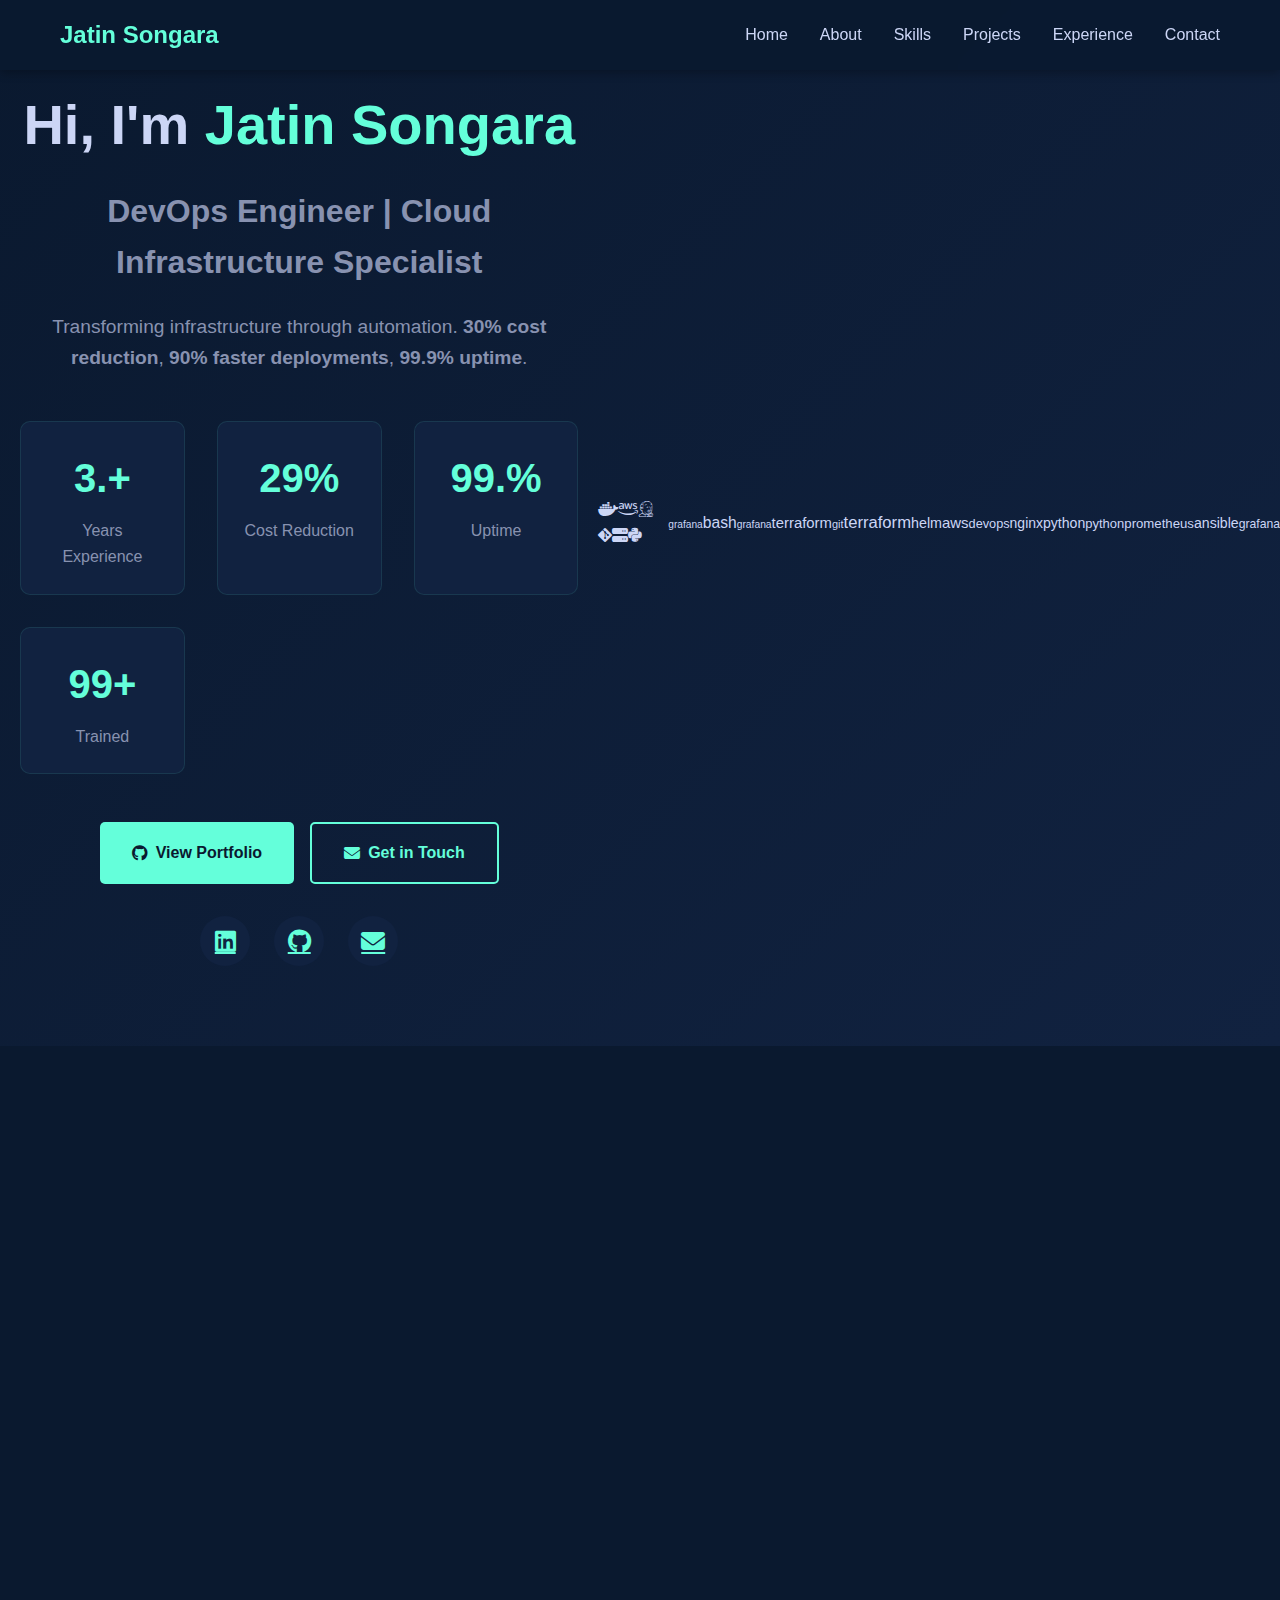
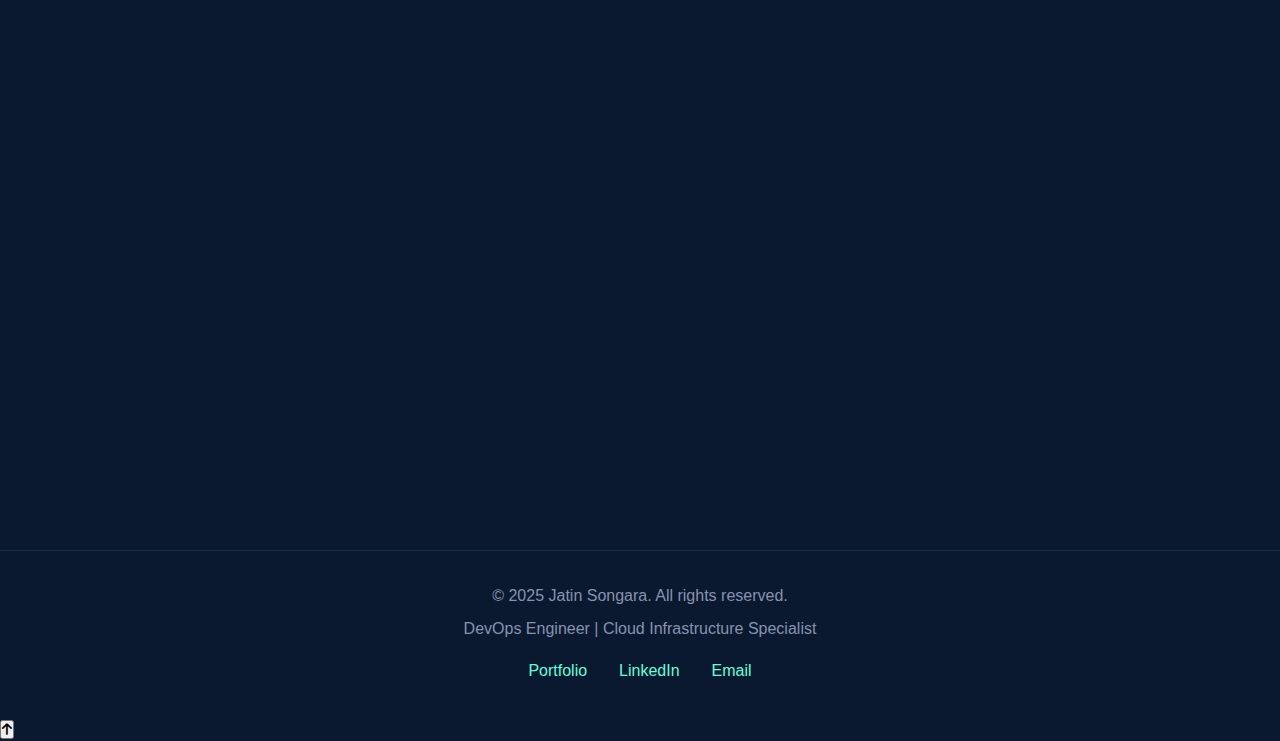
<file: docs/index.html>
<!DOCTYPE html>
<html lang="en">
<head>
    <meta charset="UTF-8">
    <meta name="viewport" content="width=device-width, initial-scale=1.0">
    <meta name="description" content="Jatin Songara - DevOps Engineer Portfolio. 3.5+ years experience in Terraform, Kubernetes, Docker, CI/CD, AWS. 30% cost reduction, 90% faster deployments.">
    <meta name="keywords" content="DevOps, Terraform, Kubernetes, Docker, AWS, CI/CD, Jenkins, Ansible">
    <meta name="author" content="Jatin Songara">
    <title>Jatin Songara | DevOps Engineer Portfolio</title>
    <link rel="stylesheet" href="styles.css">
    <link rel="stylesheet" href="https://cdnjs.cloudflare.com/ajax/libs/font-awesome/6.4.0/css/all.min.css">
</head>
<body>
    <!-- Navigation -->
    <nav class="navbar">
        <div class="container">
            <div class="nav-brand">Jatin Songara</div>
            <ul class="nav-menu">
                <li><a href="#home">Home</a></li>
                <li><a href="#about">About</a></li>
                <li><a href="#skills">Skills</a></li>
                <li><a href="#projects">Projects</a></li>
                <li><a href="#experience">Experience</a></li>
                <li><a href="#contact">Contact</a></li>
            </ul>
            <div class="hamburger">
                <span></span>
                <span></span>
                <span></span>
            </div>
        </div>
    </nav>

    <!-- Hero Section -->
    <section id="home" class="hero">
        <div class="container">
            <div class="hero-content">
                <h1 class="hero-title">Hi, I'm <span class="highlight">Jatin Songara</span></h1>
                <h2 class="hero-subtitle">DevOps Engineer | Cloud Infrastructure Specialist</h2>
                <p class="hero-description">
                    Transforming infrastructure through automation. 
                    <strong>30% cost reduction</strong>, <strong>90% faster deployments</strong>, 
                    <strong>99.9% uptime</strong>.
                </p>
                <div class="hero-stats">
                    <div class="stat">
                        <div class="stat-number">3.5+</div>
                        <div class="stat-label">Years Experience</div>
                    </div>
                    <div class="stat">
                        <div class="stat-number">30%</div>
                        <div class="stat-label">Cost Reduction</div>
                    </div>
                    <div class="stat">
                        <div class="stat-number">99.9%</div>
                        <div class="stat-label">Uptime</div>
                    </div>
                    <div class="stat">
                        <div class="stat-number">100+</div>
                        <div class="stat-label">Trained</div>
                    </div>
                </div>
                <div class="hero-buttons">
                    <a href="https://github.com/jaitnsongara/devops-portfolio" class="btn btn-primary" target="_blank">
                        <i class="fab fa-github"></i> View Portfolio
                    </a>
                    <a href="#contact" class="btn btn-secondary">
                        <i class="fas fa-envelope"></i> Get in Touch
                    </a>
                </div>
                <div class="social-links">
                    <a href="https://linkedin.com/in/YOUR_LINKEDIN" target="_blank" title="LinkedIn">
                        <i class="fab fa-linkedin"></i>
                    </a>
                    <a href="https://github.com/jaitnsongara" target="_blank" title="GitHub">
                        <i class="fab fa-github"></i>
                    </a>
                    <a href="mailto:jatin.songara@outlook.com" title="Email">
                        <i class="fas fa-envelope"></i>
                    </a>
                </div>
            </div>
        </div>
    </section>

    <!-- About Section -->
    <section id="about" class="about">
        <div class="container">
            <h2 class="section-title">About Me</h2>
            <div class="about-content">
                <div class="about-text">
                    <p>
                        Results-driven DevOps Engineer with <strong>3.5+ years</strong> of experience 
                        optimizing cloud infrastructure, implementing CI/CD pipelines, and automating 
                        deployment workflows.
                    </p>
                    <p>
                        I specialize in building scalable, secure, and cost-effective systems that make 
                        developers' lives easier. My approach combines deep technical expertise with a 
                        focus on business outcomes.
                    </p>
                    <div class="about-highlights">
                        <div class="highlight-item">
                            <i class="fas fa-check-circle"></i>
                            <span>Reduced operational costs by 30% through strategic cloud optimization</span>
                        </div>
                        <div class="highlight-item">
                            <i class="fas fa-check-circle"></i>
                            <span>Decreased deployment time from hours to minutes with CI/CD automation</span>
                        </div>
                        <div class="highlight-item">
                            <i class="fas fa-check-circle"></i>
                            <span>Maintained 99.9% uptime for production systems serving 50,000+ users</span>
                        </div>
                        <div class="highlight-item">
                            <i class="fas fa-check-circle"></i>
                            <span>Trained 100+ professionals in DevOps and Cloud Computing</span>
                        </div>
                    </div>
                </div>
            </div>
        </div>
    </section>

    <!-- Skills Section -->
    <section id="skills" class="skills">
        <div class="container">
            <h2 class="section-title">Technical Skills</h2>
            <div class="skills-grid">
                <div class="skill-category">
                    <h3><i class="fas fa-code"></i> Infrastructure as Code</h3>
                    <div class="skill-tags">
                        <span class="tag">Terraform</span>
                        <span class="tag">Terragrunt</span>
                        <span class="tag">Packer</span>
                    </div>
                </div>
                <div class="skill-category">
                    <h3><i class="fas fa-cube"></i> Container Orchestration</h3>
                    <div class="skill-tags">
                        <span class="tag">Kubernetes</span>
                        <span class="tag">Docker</span>
                        <span class="tag">Helm</span>
                    </div>
                </div>
                <div class="skill-category">
                    <h3><i class="fas fa-sync"></i> CI/CD</h3>
                    <div class="skill-tags">
                        <span class="tag">Jenkins</span>
                        <span class="tag">GitLab CI/CD</span>
                        <span class="tag">GitHub Actions</span>
                    </div>
                </div>
                <div class="skill-category">
                    <h3><i class="fas fa-cloud"></i> Cloud Platforms</h3>
                    <div class="skill-tags">
                        <span class="tag">AWS</span>
                        <span class="tag">Google Cloud</span>
                    </div>
                </div>
                <div class="skill-category">
                    <h3><i class="fas fa-cog"></i> Configuration Management</h3>
                    <div class="skill-tags">
                        <span class="tag">Ansible</span>
                    </div>
                </div>
                <div class="skill-category">
                    <h3><i class="fas fa-terminal"></i> Scripting</h3>
                    <div class="skill-tags">
                        <span class="tag">Python</span>
                        <span class="tag">Bash</span>
                    </div>
                </div>
            </div>
        </div>
    </section>

    <!-- Projects Section -->
    <section id="projects" class="projects">
        <div class="container">
            <h2 class="section-title">Featured Projects</h2>
            <div class="projects-grid">
                <div class="project-card">
                    <div class="project-icon"><i class="fas fa-network-wired"></i></div>
                    <h3>AWS Multi-Tier Infrastructure</h3>
                    <p>Complete AWS infrastructure with Terraform featuring VPC, EC2, RDS, and S3</p>
                    <div class="project-stats">
                        <span><i class="fas fa-bolt"></i> 70% faster provisioning</span>
                        <span><i class="fas fa-check"></i> 100% consistency</span>
                    </div>
                    <div class="project-tech">
                        <span>Terraform</span>
                        <span>AWS</span>
                        <span>CloudWatch</span>
                    </div>
                    <a href="https://github.com/jaitnsongara/devops-portfolio/tree/main/terraform" class="project-link" target="_blank">
                        View Code <i class="fas fa-arrow-right"></i>
                    </a>
                </div>

                <div class="project-card">
                    <div class="project-icon"><i class="fas fa-dharmachakra"></i></div>
                    <h3>Kubernetes Microservices Platform</h3>
                    <p>Production-ready K8s deployment with auto-scaling and monitoring</p>
                    <div class="project-stats">
                        <span><i class="fas fa-chart-line"></i> 99.9% uptime</span>
                        <span><i class="fas fa-expand"></i> 10x traffic handling</span>
                    </div>
                    <div class="project-tech">
                        <span>Kubernetes</span>
                        <span>Helm</span>
                        <span>Prometheus</span>
                    </div>
                    <a href="https://github.com/jaitnsongara/devops-portfolio/tree/main/kubernetes" class="project-link" target="_blank">
                        View Code <i class="fas fa-arrow-right"></i>
                    </a>
                </div>

                <div class="project-card">
                    <div class="project-icon"><i class="fas fa-sync-alt"></i></div>
                    <h3>Complete CI/CD Pipeline</h3>
                    <p>End-to-end pipeline with testing, security scanning, and deployment</p>
                    <div class="project-stats">
                        <span><i class="fas fa-rocket"></i> 95% faster deployments</span>
                        <span><i class="fas fa-shield-alt"></i> Zero incidents</span>
                    </div>
                    <div class="project-tech">
                        <span>Jenkins</span>
                        <span>Docker</span>
                        <span>Trivy</span>
                    </div>
                    <a href="https://github.com/jaitnsongara/devops-portfolio/tree/main/cicd" class="project-link" target="_blank">
                        View Code <i class="fas fa-arrow-right"></i>
                    </a>
                </div>
            </div>
        </div>
    </section>

    <!-- Experience Section -->
    <section id="experience" class="experience">
        <div class="container">
            <h2 class="section-title">Professional Experience</h2>
            <div class="timeline">
                <div class="timeline-item">
                    <div class="timeline-date">Oct 2023 – Present</div>
                    <div class="timeline-content">
                        <h3>Independent Freelancer</h3>
                        <h4>DevOps Engineer & Cloud Consultant</h4>
                        <ul>
                            <li>Architected and optimized cloud infrastructure for 10+ clients</li>
                            <li>Reduced operational costs by 30% through strategic resource allocation</li>
                            <li>Implemented CI/CD pipelines decreasing deployment time from hours to minutes</li>
                        </ul>
                    </div>
                </div>

                <div class="timeline-item">
                    <div class="timeline-date">Aug 2022 – Oct 2023</div>
                    <div class="timeline-content">
                        <h3>PitSol Solutions</h3>
                        <h4>DevOps & Cloud Computing Instructor</h4>
                        <ul>
                            <li>Delivered comprehensive training to 100+ students and professionals</li>
                            <li>Achieved 95% student satisfaction rating</li>
                            <li>Spearheaded IELTS Project deployment with full lifecycle management</li>
                        </ul>
                    </div>
                </div>

                <div class="timeline-item">
                    <div class="timeline-date">Jan 2022 – Aug 2022</div>
                    <div class="timeline-content">
                        <h3>Codilya Technologies</h3>
                        <h4>Software Engineer & Linux Maintainer</h4>
                        <ul>
                            <li>Maintained e-commerce applications serving 50,000+ users</li>
                            <li>Managed production VMs on AWS EC2 with 99.9% uptime</li>
                            <li>Integrated AWS services for POS systems supporting 20+ retail locations</li>
                        </ul>
                    </div>
                </div>

                <div class="timeline-item">
                    <div class="timeline-date">Apr 2021 – Oct 2021</div>
                    <div class="timeline-content">
                        <h3>Tecore Labs</h3>
                        <h4>Associate DevOps Engineer</h4>
                        <ul>
                            <li>Orchestrated microservices deployment using Kubernetes and Helm</li>
                            <li>Executed database migration from Oracle to PostgreSQL with zero data loss</li>
                            <li>Reduced manual intervention by 70% through automation</li>
                        </ul>
                    </div>
                </div>
            </div>
        </div>
    </section>

    <!-- Contact Section -->
    <section id="contact" class="contact">
        <div class="container">
            <h2 class="section-title">Get In Touch</h2>
            <div class="contact-content">
                <p class="contact-intro">
                    I'm always interested in DevOps transformation projects, cloud architecture 
                    discussions, and collaboration opportunities. Let's connect!
                </p>
                <div class="contact-methods">
                    <a href="mailto:jatin.songara@outlook.com" class="contact-card">
                        <i class="fas fa-envelope"></i>
                        <h3>Email</h3>
                        <p>jatin.songara@outlook.com</p>
                    </a>
                    <a href="tel:+918302277974" class="contact-card">
                        <i class="fas fa-phone"></i>
                        <h3>Phone</h3>
                        <p>+91 8302277974</p>
                    </a>
                    <a href="https://linkedin.com/in/YOUR_LINKEDIN" target="_blank" class="contact-card">
                        <i class="fab fa-linkedin"></i>
                        <h3>LinkedIn</h3>
                        <p>Connect with me</p>
                    </a>
                    <a href="https://github.com/jaitnsongara" target="_blank" class="contact-card">
                        <i class="fab fa-github"></i>
                        <h3>GitHub</h3>
                        <p>View my code</p>
                    </a>
                </div>
            </div>
        </div>
    </section>

    <!-- Footer -->
    <footer class="footer">
        <div class="container">
            <p>&copy; 2025 Jatin Songara. All rights reserved.</p>
            <p>DevOps Engineer | Cloud Infrastructure Specialist</p>
            <div class="footer-links">
                <a href="https://github.com/jaitnsongara/devops-portfolio" target="_blank">Portfolio</a>
                <a href="https://linkedin.com/in/YOUR_LINKEDIN" target="_blank">LinkedIn</a>
                <a href="mailto:jatin.songara@outlook.com">Email</a>
            </div>
        </div>
    </footer>

    <script src="script.js"></script>
</body>
</html>
</file>
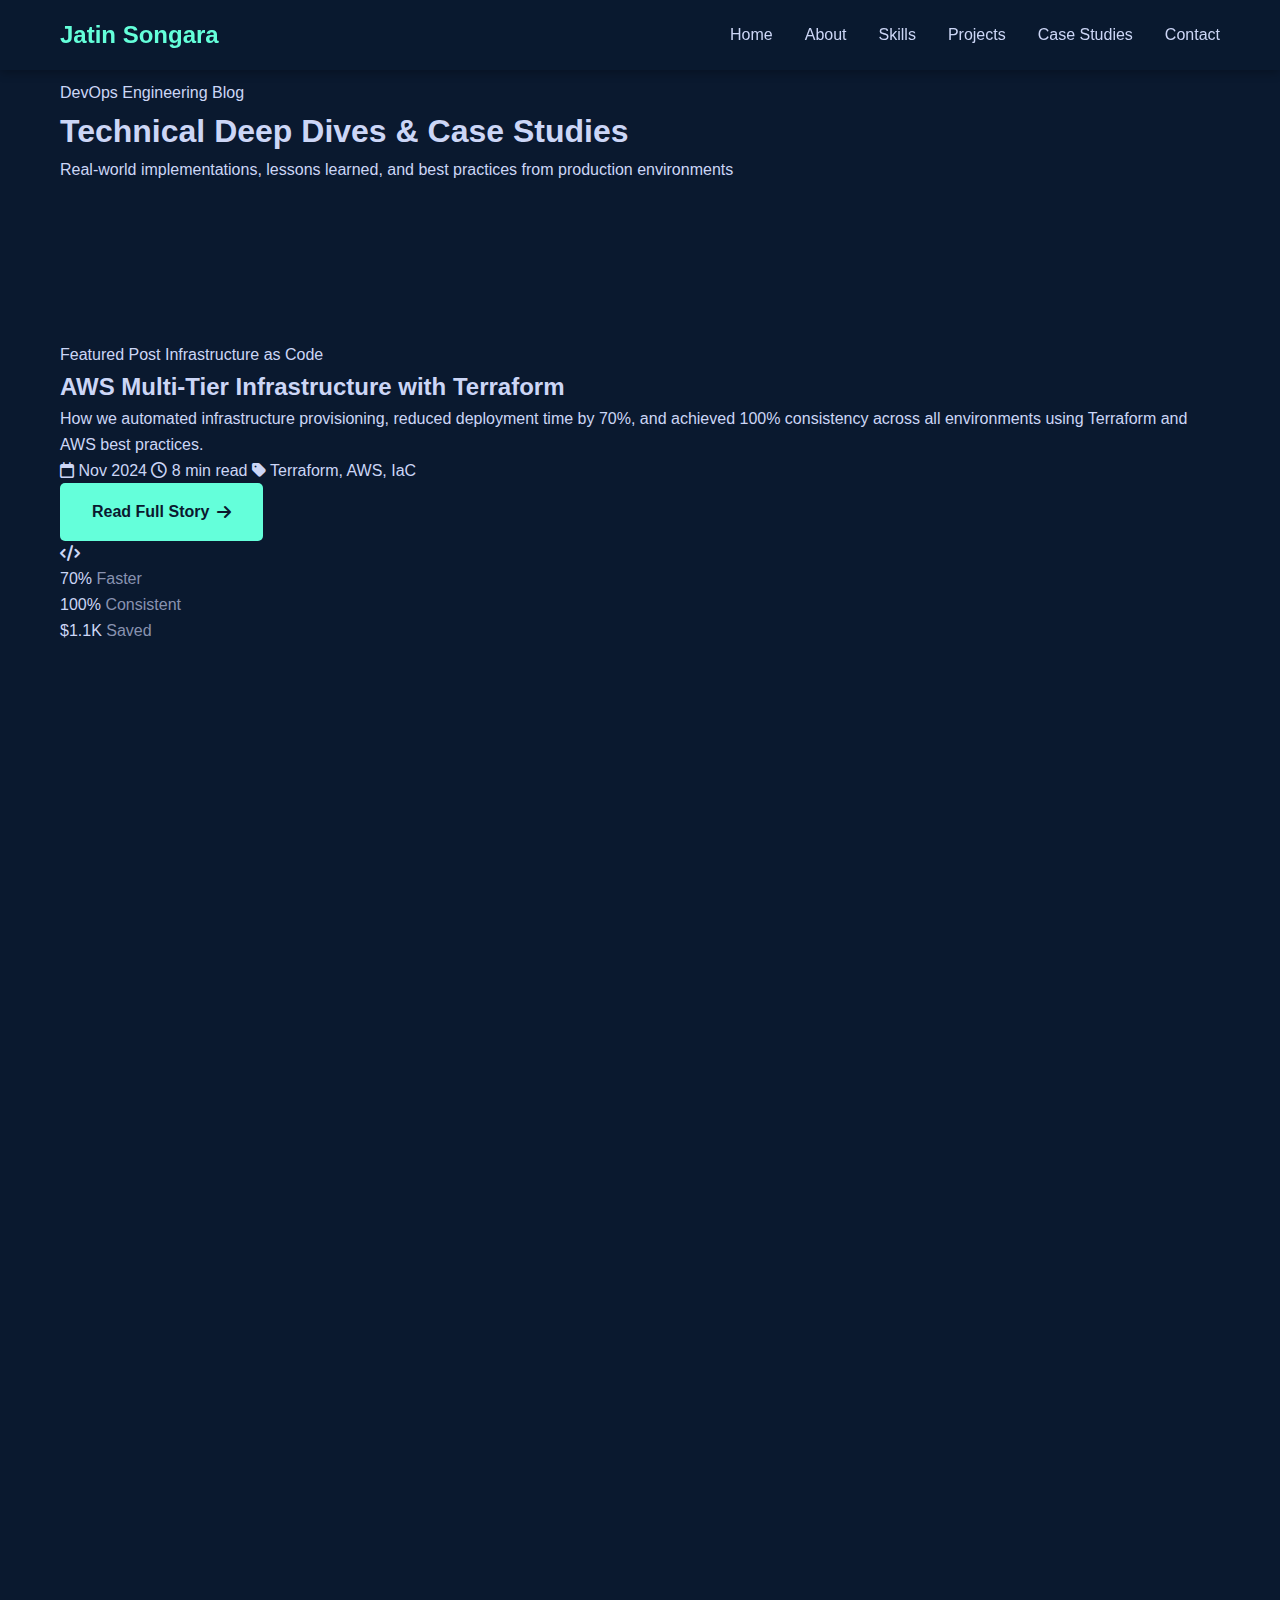
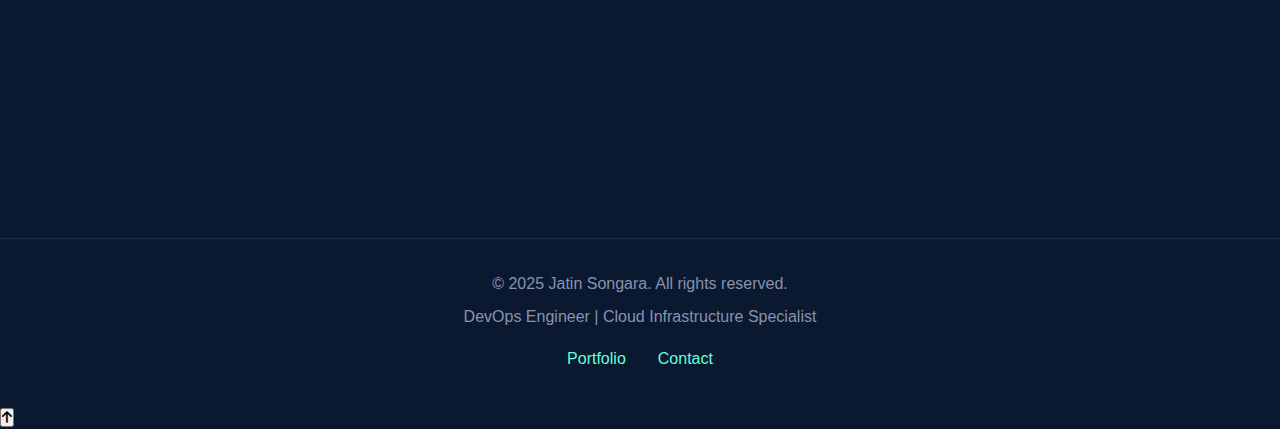
<file: docs/case-studies.html>
<!DOCTYPE html>
<html lang="en">
<head>
    <meta charset="UTF-8">
    <meta name="viewport" content="width=device-width, initial-scale=1.0">
    <meta name="description" content="DevOps Case Studies - Detailed technical implementations and results">
    <title>Case Studies | DevOps Portfolio</title>
    <link rel="stylesheet" href="styles.css">
    <link rel="stylesheet" href="https://cdnjs.cloudflare.com/ajax/libs/font-awesome/6.4.0/css/all.min.css">
</head>
<body>
    <!-- Navigation -->
    <nav class="navbar">
        <div class="container">
            <div class="nav-brand">Jatin Songara</div>
            <ul class="nav-menu">
                <li><a href="index.html">Home</a></li>
                <li><a href="index.html#about">About</a></li>
                <li><a href="index.html#skills">Skills</a></li>
                <li><a href="index.html#projects">Projects</a></li>
                <li><a href="case-studies.html" class="active">Case Studies</a></li>
                <li><a href="index.html#contact">Contact</a></li>
            </ul>
        </div>
    </nav>

    <!-- Blog Hero Section -->
    <section class="blog-hero">
        <div class="container">
            <div class="blog-header">
                <span class="blog-subtitle">DevOps Engineering Blog</span>
                <h1>Technical Deep Dives & Case Studies</h1>
                <p>Real-world implementations, lessons learned, and best practices from production environments</p>
            </div>
        </div>
    </section>

    <!-- Featured Post -->
    <section class="featured-post-section">
        <div class="container">
            <div class="featured-post">
                <div class="featured-content">
                    <span class="featured-badge">Featured Post</span>
                    <span class="post-category">Infrastructure as Code</span>
                    <h2>AWS Multi-Tier Infrastructure with Terraform</h2>
                    <p>How we automated infrastructure provisioning, reduced deployment time by 70%, and achieved 100% consistency across all environments using Terraform and AWS best practices.</p>
                    <div class="post-meta">
                        <span><i class="far fa-calendar"></i> Nov 2024</span>
                        <span><i class="far fa-clock"></i> 8 min read</span>
                        <span><i class="fas fa-tag"></i> Terraform, AWS, IaC</span>
                    </div>
                    <a href="terraform-case-study.html" class="btn btn-primary">Read Full Story <i class="fas fa-arrow-right"></i></a>
                </div>
                <div class="featured-image">
                    <div class="featured-icon">
                        <i class="fas fa-code"></i>
                    </div>
                    <div class="featured-stats">
                        <div class="stat-item">
                            <span class="stat-value">70%</span>
                            <span class="stat-label">Faster</span>
                        </div>
                        <div class="stat-item">
                            <span class="stat-value">100%</span>
                            <span class="stat-label">Consistent</span>
                        </div>
                        <div class="stat-item">
                            <span class="stat-value">$1.1K</span>
                            <span class="stat-label">Saved</span>
                        </div>
                    </div>
                </div>
            </div>
        </div>
    </section>

    <!-- Blog Posts Grid -->
    <section class="blog-posts-section">
        <div class="container">
            <h2 class="section-title">Latest Articles</h2>
            <div class="blog-grid">
                <!-- Kubernetes Blog Post -->
                <article class="blog-card">
                    <div class="blog-card-header">
                        <div class="blog-icon">
                            <i class="fas fa-dharmachakra"></i>
                        </div>
                    </div>
                    <div class="blog-card-body">
                        <span class="post-category">Container Orchestration</span>
                        <h3>Kubernetes Microservices Platform</h3>
                        <p>Migrated monolithic application to Kubernetes achieving 99.9% uptime and automatic scaling for 10x traffic spikes.</p>
                        <div class="post-meta">
                            <span><i class="far fa-calendar"></i> Oct 2024</span>
                            <span><i class="far fa-clock"></i> 10 min read</span>
                        </div>
                    </div>
                    <div class="blog-card-footer">
                        <div class="post-tags">
                            <span class="tag">Kubernetes</span>
                            <span class="tag">Microservices</span>
                            <span class="tag">Docker</span>
                        </div>
                        <a href="kubernetes-case-study.html" class="read-more">Read More <i class="fas fa-arrow-right"></i></a>
                    </div>
                </article>

                <!-- CI/CD Blog Post -->
                <article class="blog-card">
                    <div class="blog-card-header">
                        <div class="blog-icon">
                            <i class="fas fa-sync-alt"></i>
                        </div>
                    </div>
                    <div class="blog-card-body">
                        <span class="post-category">CI/CD Automation</span>
                        <h3>Complete CI/CD Pipeline Implementation</h3>
                        <p>Built end-to-end pipeline with automated testing and security scanning, reducing deployment time by 95%.</p>
                        <div class="post-meta">
                            <span><i class="far fa-calendar"></i> Sep 2024</span>
                            <span><i class="far fa-clock"></i> 7 min read</span>
                        </div>
                    </div>
                    <div class="blog-card-footer">
                        <div class="post-tags">
                            <span class="tag">Jenkins</span>
                            <span class="tag">GitLab CI</span>
                            <span class="tag">Automation</span>
                        </div>
                        <a href="cicd-case-study.html" class="read-more">Read More <i class="fas fa-arrow-right"></i></a>
                    </div>
                </article>

                <!-- DevSecOps Blog Post -->
                <article class="blog-card">
                    <div class="blog-card-header">
                        <div class="blog-icon">
                            <i class="fas fa-shield-alt"></i>
                        </div>
                    </div>
                    <div class="blog-card-body">
                        <span class="post-category">Security Automation</span>
                        <h3>DevSecOps Security Automation</h3>
                        <p>Implemented comprehensive security scanning reducing vulnerabilities by 85% with shift-left approach.</p>
                        <div class="post-meta">
                            <span><i class="far fa-calendar"></i> Aug 2024</span>
                            <span><i class="far fa-clock"></i> 6 min read</span>
                        </div>
                    </div>
                    <div class="blog-card-footer">
                        <div class="post-tags">
                            <span class="tag">Security</span>
                            <span class="tag">Trivy</span>
                            <span class="tag">SonarQube</span>
                        </div>
                        <a href="devsecops-case-study.html" class="read-more">Read More <i class="fas fa-arrow-right"></i></a>
                    </div>
                </article>
            </div>
        </div>
    </section>

    <!-- Newsletter Section -->
    <section class="newsletter-section">
        <div class="container">
            <div class="newsletter-box">
                <div class="newsletter-content">
                    <h3>Stay Updated</h3>
                    <p>Get notified when I publish new case studies and technical articles</p>
                </div>
                <div class="newsletter-form">
                    <a href="index.html#contact" class="btn btn-primary">Get in Touch</a>
                </div>
            </div>
        </div>
    </section>

    <!-- Footer -->
    <footer class="footer">
        <div class="container">
            <p>&copy; 2025 Jatin Songara. All rights reserved.</p>
            <p>DevOps Engineer | Cloud Infrastructure Specialist</p>
            <div class="footer-links">
                <a href="https://github.com/jaitnsongara/devops-portfolio" target="_blank">Portfolio</a>
                <a href="index.html#contact">Contact</a>
            </div>
        </div>
    </footer>

    <script src="script.js"></script>
</body>
</html>
</file>
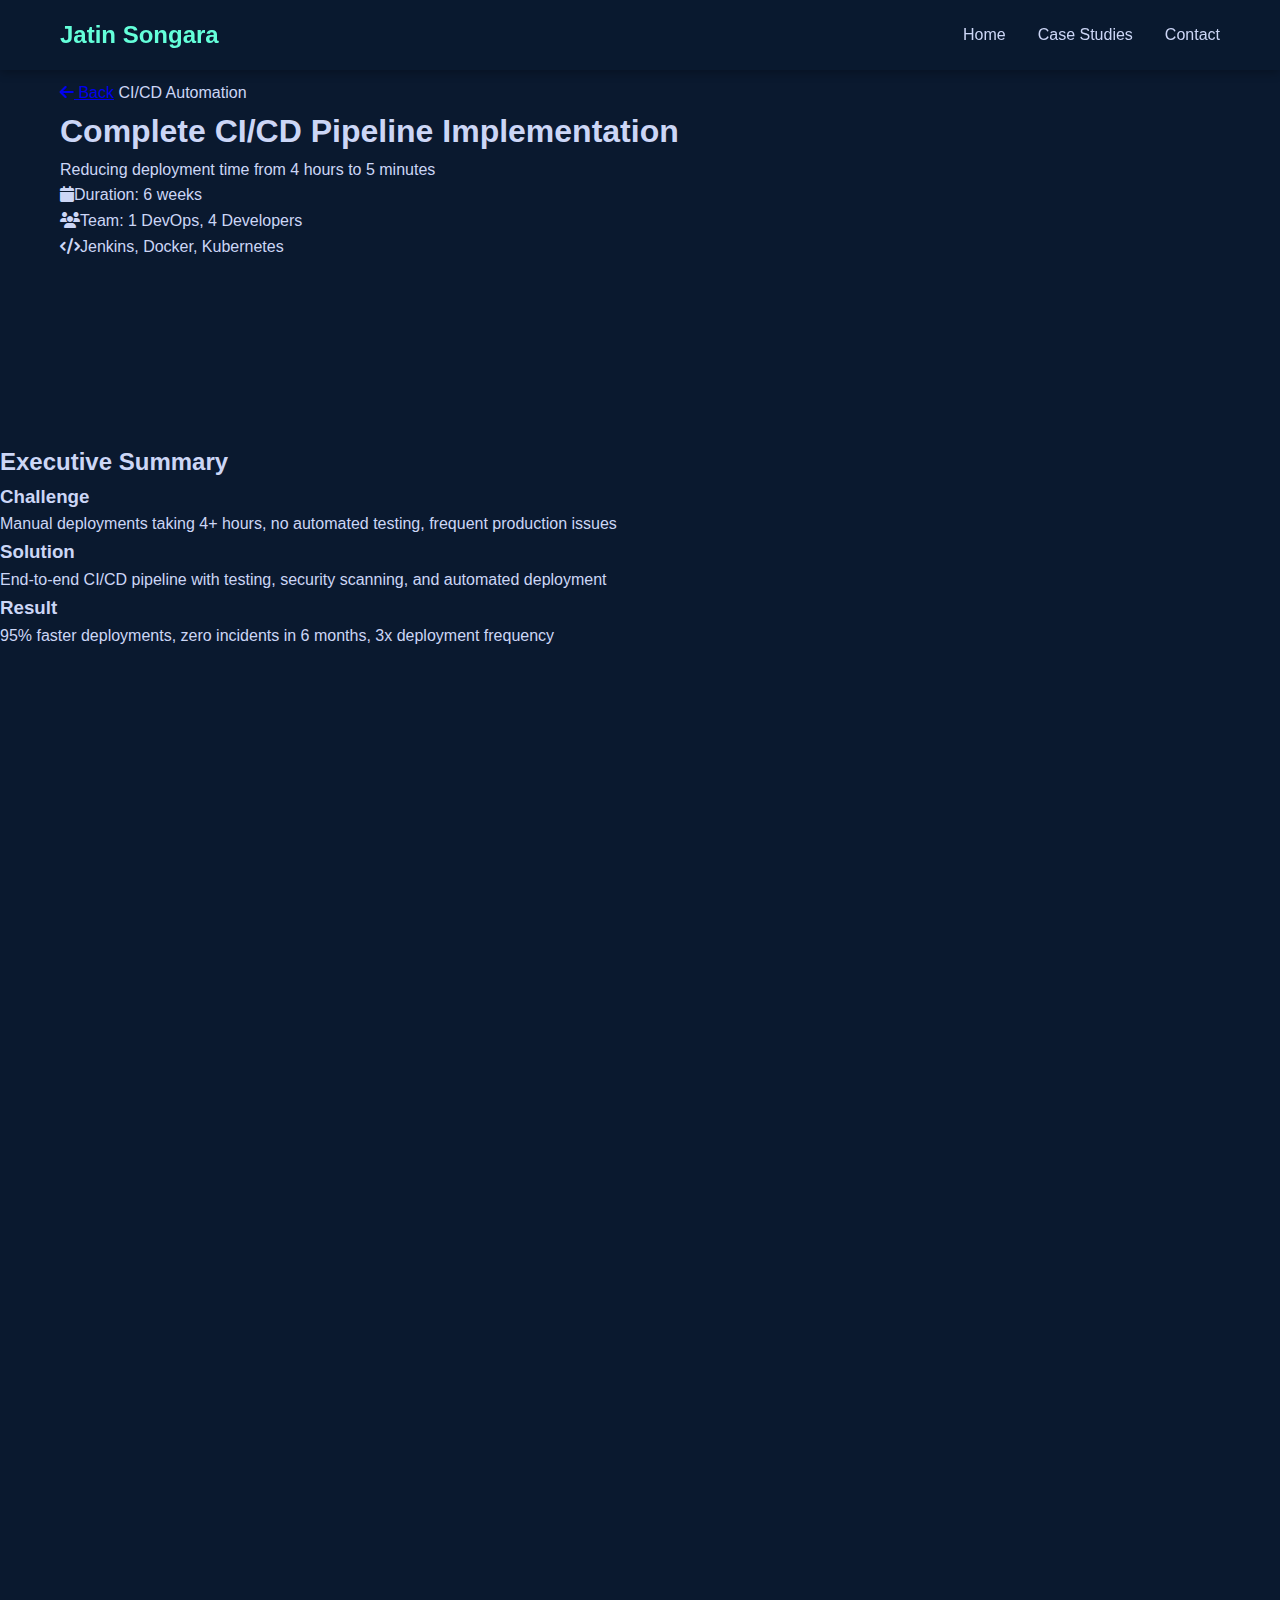
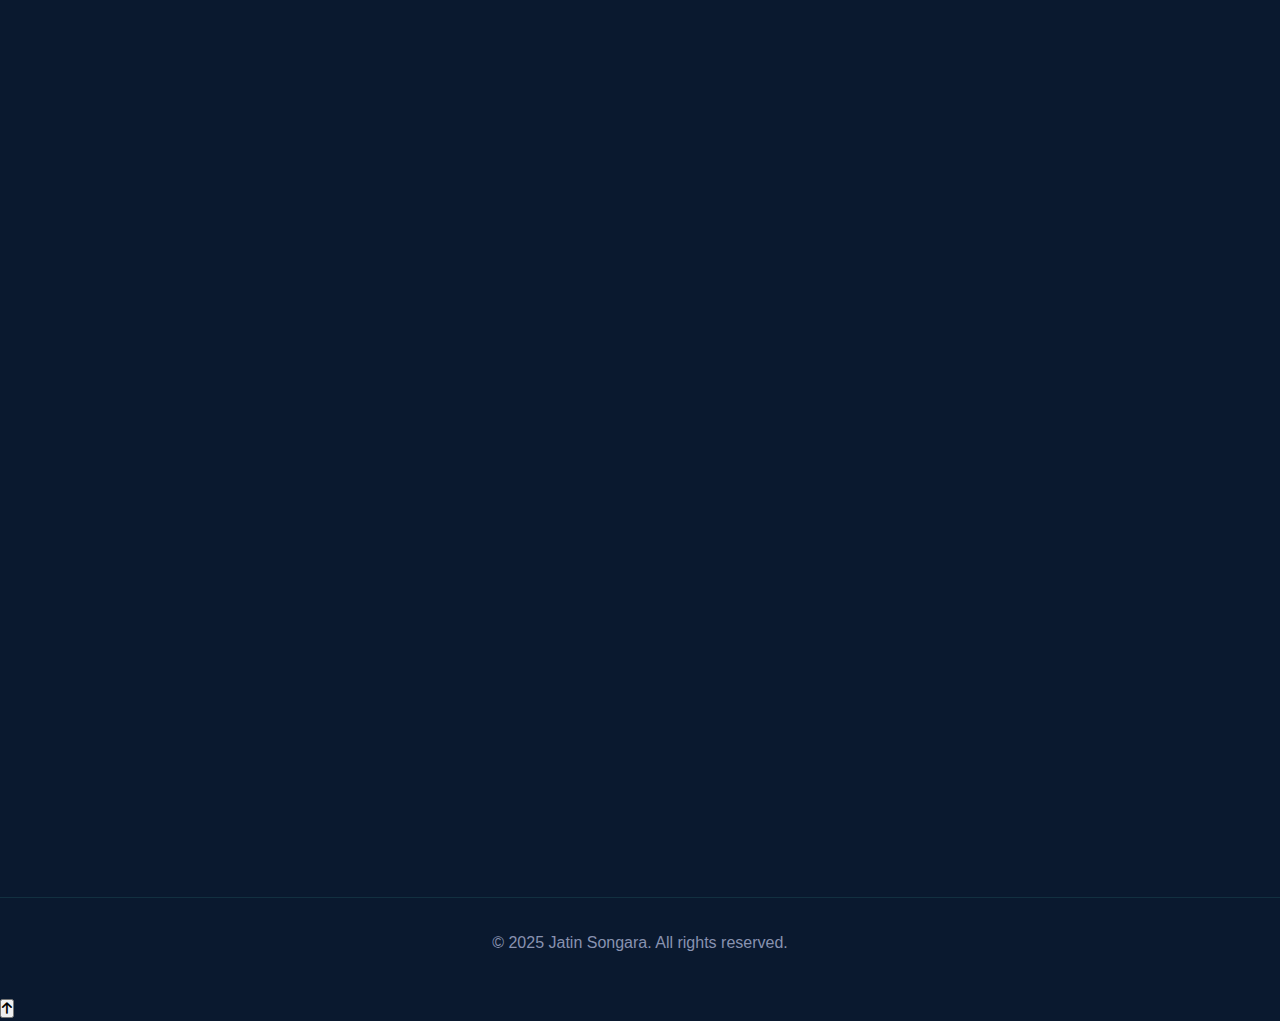
<file: docs/cicd-case-study.html>
<!DOCTYPE html>
<html lang="en">
<head>
    <meta charset="UTF-8">
    <meta name="viewport" content="width=device-width, initial-scale=1.0">
    <title>CI/CD Pipeline Case Study | DevOps Portfolio</title>
    <link rel="stylesheet" href="styles.css">
    <link rel="stylesheet" href="https://cdnjs.cloudflare.com/ajax/libs/font-awesome/6.4.0/css/all.min.css">
</head>
<body>
    <nav class="navbar">
        <div class="container">
            <div class="nav-brand">Jatin Songara</div>
            <ul class="nav-menu">
                <li><a href="index.html">Home</a></li>
                <li><a href="case-studies.html">Case Studies</a></li>
                <li><a href="index.html#contact">Contact</a></li>
            </ul>
        </div>
    </nav>

    <section class="case-study-header">
        <div class="container">
            <a href="case-studies.html" class="back-link"><i class="fas fa-arrow-left"></i> Back</a>
            <span class="case-study-badge">CI/CD Automation</span>
            <h1>Complete CI/CD Pipeline Implementation</h1>
            <p class="case-study-subtitle">Reducing deployment time from 4 hours to 5 minutes</p>
            
            <div class="case-study-meta">
                <div class="meta-item"><i class="fas fa-calendar"></i><span>Duration: 6 weeks</span></div>
                <div class="meta-item"><i class="fas fa-users"></i><span>Team: 1 DevOps, 4 Developers</span></div>
                <div class="meta-item"><i class="fas fa-code"></i><span>Jenkins, Docker, Kubernetes</span></div>
            </div>
        </div>
    </section>

    <section class="case-study-section">
        <div class="container-narrow">
            <div class="summary-box">
                <h2>Executive Summary</h2>
                <div class="summary-grid">
                    <div class="summary-item">
                        <h3>Challenge</h3>
                        <p>Manual deployments taking 4+ hours, no automated testing, frequent production issues</p>
                    </div>
                    <div class="summary-item">
                        <h3>Solution</h3>
                        <p>End-to-end CI/CD pipeline with testing, security scanning, and automated deployment</p>
                    </div>
                    <div class="summary-item">
                        <h3>Result</h3>
                        <p>95% faster deployments, zero incidents in 6 months, 3x deployment frequency</p>
                    </div>
                </div>
            </div>
        </div>
    </section>

    <section class="case-study-section bg-dark">
        <div class="container-narrow">
            <h2><i class="fas fa-sitemap"></i> Pipeline Architecture</h2>
            
            <div class="pipeline-flow">
                <div class="pipeline-stage">
                    <div class="stage-icon"><i class="fab fa-git-alt"></i></div>
                    <h3>Source</h3>
                    <p>Git Push Trigger</p>
                </div>
                <div class="pipeline-arrow">→</div>
                <div class="pipeline-stage">
                    <div class="stage-icon"><i class="fas fa-vial"></i></div>
                    <h3>Test</h3>
                    <p>Unit, Integration, E2E</p>
                </div>
                <div class="pipeline-arrow">→</div>
                <div class="pipeline-stage">
                    <div class="stage-icon"><i class="fas fa-shield-alt"></i></div>
                    <h3>Security</h3>
                    <p>SAST, Dependency, Container</p>
                </div>
                <div class="pipeline-arrow">→</div>
                <div class="pipeline-stage">
                    <div class="stage-icon"><i class="fab fa-docker"></i></div>
                    <h3>Build</h3>
                    <p>Docker Image</p>
                </div>
                <div class="pipeline-arrow">→</div>
                <div class="pipeline-stage">
                    <div class="stage-icon"><i class="fas fa-rocket"></i></div>
                    <h3>Deploy</h3>
                    <p>Kubernetes</p>
                </div>
            </div>

            <div class="pipeline-details">
                <h3>Pipeline Stages Breakdown</h3>
                <div class="stage-details">
                    <div class="stage-detail">
                        <h4><i class="fas fa-vial"></i> Testing Stage</h4>
                        <ul>
                            <li>Unit tests with Jest (80%+ coverage)</li>
                            <li>Integration tests with Supertest</li>
                            <li>End-to-end tests with Cypress</li>
                            <li>Parallel execution for speed</li>
                        </ul>
                    </div>
                    <div class="stage-detail">
                        <h4><i class="fas fa-shield-alt"></i> Security Stage</h4>
                        <ul>
                            <li>SAST with SonarQube</li>
                            <li>Dependency scanning (npm audit)</li>
                            <li>Container scanning with Trivy</li>
                            <li>Policy enforcement with OPA</li>
                        </ul>
                    </div>
                </div>
            </div>
        </div>
    </section>

    <section class="case-study-section">
        <div class="container-narrow">
            <h2><i class="fas fa-code"></i> Key Implementation</h2>
            
            <div class="code-example">
                <h3>Jenkins Pipeline (Groovy)</h3>
                <pre><code>pipeline {
    agent any
    
    stages {
        stage('Test') {
            parallel {
                stage('Unit Tests') {
                    steps {
                        sh 'npm test -- --coverage'
                    }
                }
                stage('Security Scan') {
                    steps {
                        sh 'trivy image app:latest'
                    }
                }
            }
        }
        
        stage('Deploy') {
            steps {
                sh 'kubectl set image deployment/app app=app:${BUILD_NUMBER}'
                sh 'kubectl rollout status deployment/app'
            }
        }
    }
    
    post {
        failure {
            sh 'kubectl rollout undo deployment/app'
        }
    }
}</code></pre>
            </div>

            <div class="deployment-strategy">
                <h3>Zero-Downtime Deployment Strategy</h3>
                <div class="strategy-steps">
                    <div class="strategy-step">
                        <div class="step-number">1</div>
                        <div class="step-content">
                            <h4>Rolling Update</h4>
                            <p>Deploy new version gradually, one pod at a time</p>
                        </div>
                    </div>
                    <div class="strategy-step">
                        <div class="step-number">2</div>
                        <div class="step-content">
                            <h4>Health Checks</h4>
                            <p>Verify each pod is healthy before proceeding</p>
                        </div>
                    </div>
                    <div class="strategy-step">
                        <div class="step-number">3</div>
                        <div class="step-content">
                            <h4>Smoke Tests</h4>
                            <p>Automated tests verify deployment success</p>
                        </div>
                    </div>
                    <div class="strategy-step">
                        <div class="step-number">4</div>
                        <div class="step-content">
                            <h4>Auto Rollback</h4>
                            <p>Automatic rollback if any step fails</p>
                        </div>
                    </div>
                </div>
            </div>
        </div>
    </section>

    <section class="case-study-section bg-dark">
        <div class="container-narrow">
            <h2><i class="fas fa-trophy"></i> Results</h2>
            
            <div class="results-comparison">
                <div class="before-after">
                    <div class="before">
                        <h3>Before</h3>
                        <div class="metric-list">
                            <div class="metric-item negative">
                                <span class="metric-label">Deployment Time</span>
                                <span class="metric-value">4+ hours</span>
                            </div>
                            <div class="metric-item negative">
                                <span class="metric-label">Deployment Frequency</span>
                                <span class="metric-value">2 per month</span>
                            </div>
                            <div class="metric-item negative">
                                <span class="metric-label">Production Issues</span>
                                <span class="metric-value">15% failure rate</span>
                            </div>
                            <div class="metric-item negative">
                                <span class="metric-label">Rollback Time</span>
                                <span class="metric-value">2+ hours</span>
                            </div>
                        </div>
                    </div>
                    
                    <div class="after">
                        <h3>After</h3>
                        <div class="metric-list">
                            <div class="metric-item positive">
                                <span class="metric-label">Deployment Time</span>
                                <span class="metric-value">5 minutes</span>
                            </div>
                            <div class="metric-item positive">
                                <span class="metric-label">Deployment Frequency</span>
                                <span class="metric-value">20+ per month</span>
                            </div>
                            <div class="metric-item positive">
                                <span class="metric-label">Production Issues</span>
                                <span class="metric-value">0% (6 months)</span>
                            </div>
                            <div class="metric-item positive">
                                <span class="metric-label">Rollback Time</span>
                                <span class="metric-value">30 seconds</span>
                            </div>
                        </div>
                    </div>
                </div>
            </div>
        </div>
    </section>

    <section class="case-study-cta">
        <div class="container">
            <h2>Explore the Pipeline</h2>
            <p>View the complete Jenkins pipeline configuration and GitLab CI/CD setup</p>
            <div class="cta-buttons">
                <a href="https://github.com/jaitnsongara/devops-portfolio" class="btn btn-primary" target="_blank">
                    <i class="fab fa-github"></i> View Implementation
                </a>
                <a href="case-studies.html" class="btn btn-secondary">
                    <i class="fas fa-arrow-left"></i> More Case Studies
                </a>
            </div>
        </div>
    </section>

    <footer class="footer">
        <div class="container">
            <p>&copy; 2025 Jatin Songara. All rights reserved.</p>
        </div>
    </footer>

    <script src="script.js"></script>
</body>
</html>
</file>
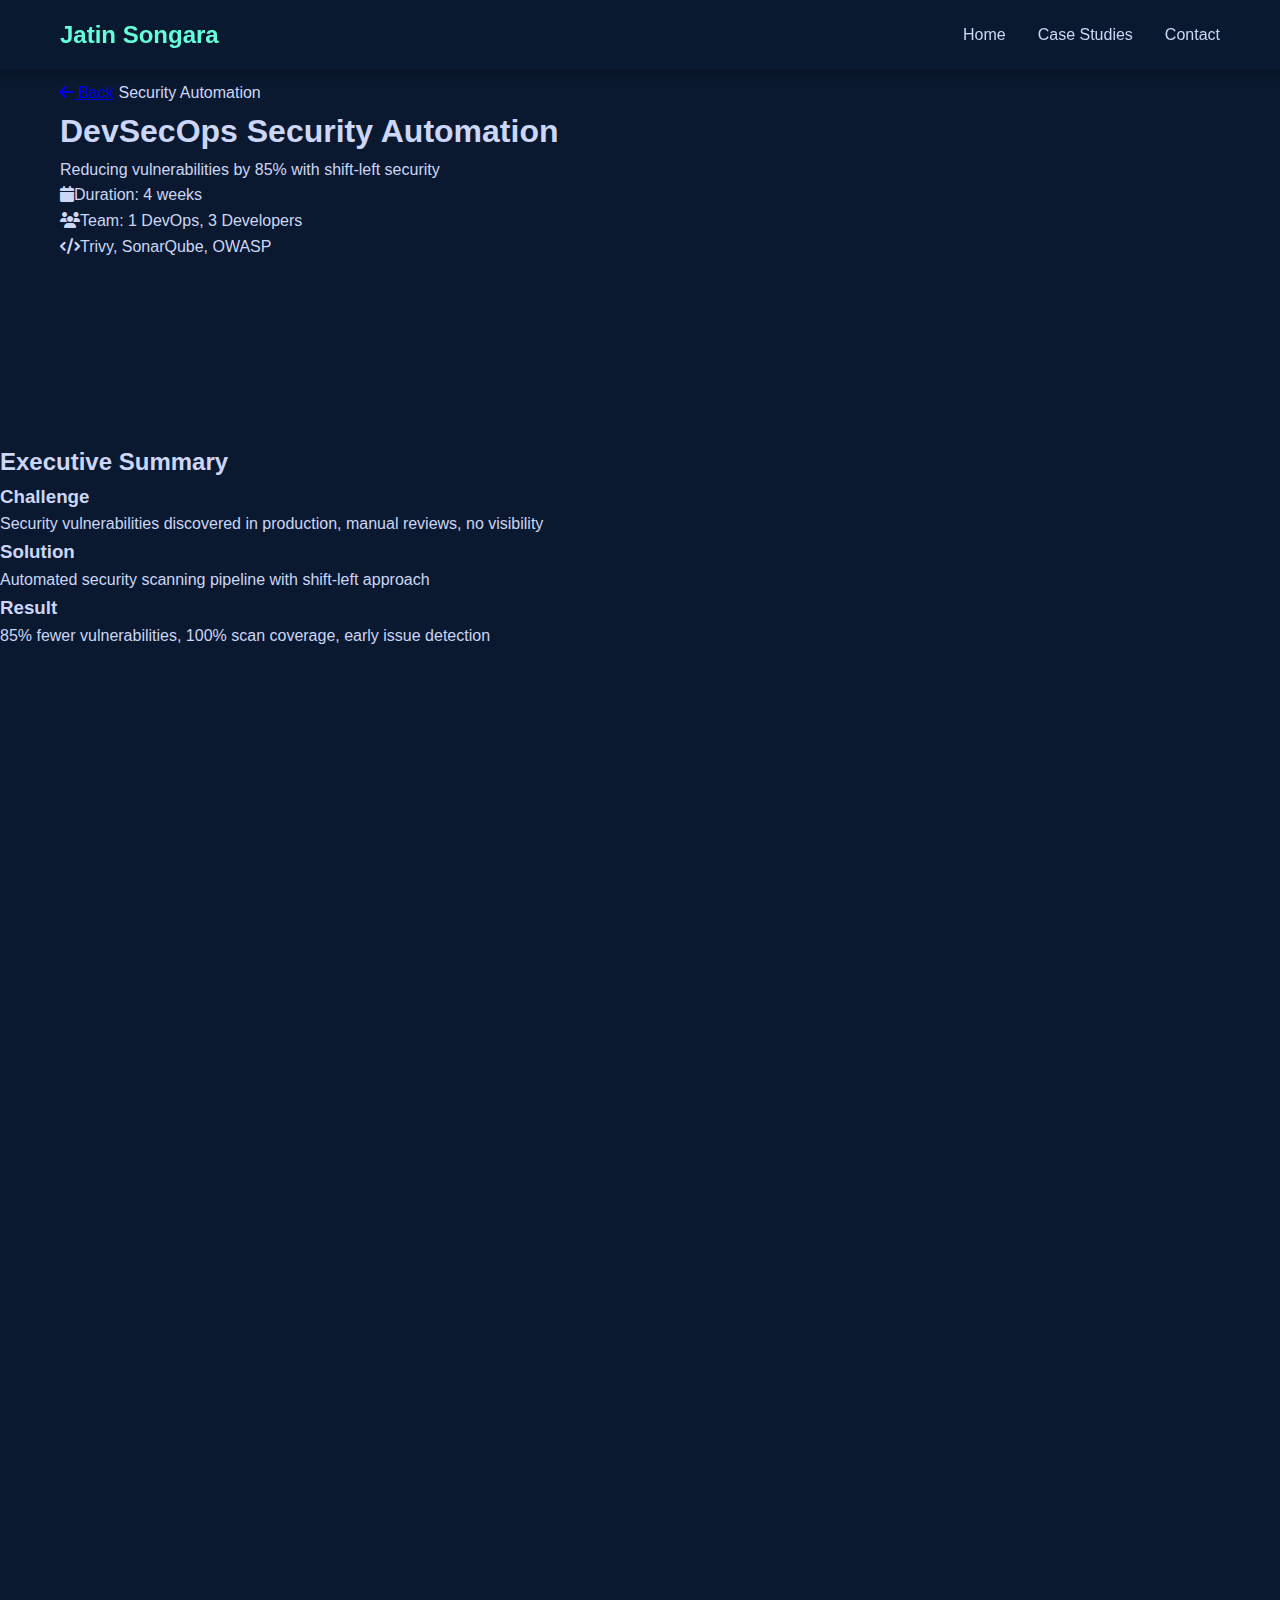
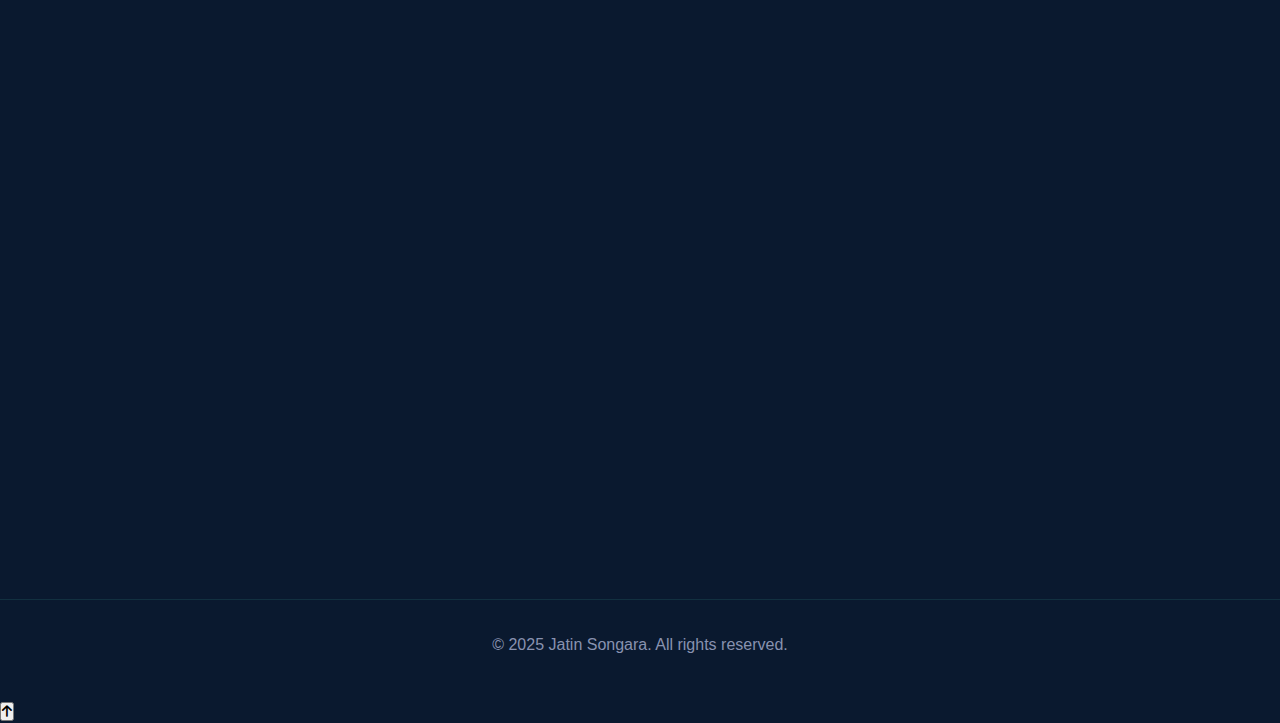
<file: docs/devsecops-case-study.html>
<!DOCTYPE html>
<html lang="en">
<head>
    <meta charset="UTF-8">
    <meta name="viewport" content="width=device-width, initial-scale=1.0">
    <title>DevSecOps Case Study | DevOps Portfolio</title>
    <link rel="stylesheet" href="styles.css">
    <link rel="stylesheet" href="https://cdnjs.cloudflare.com/ajax/libs/font-awesome/6.4.0/css/all.min.css">
</head>
<body>
    <nav class="navbar">
        <div class="container">
            <div class="nav-brand">Jatin Songara</div>
            <ul class="nav-menu">
                <li><a href="index.html">Home</a></li>
                <li><a href="case-studies.html">Case Studies</a></li>
                <li><a href="index.html#contact">Contact</a></li>
            </ul>
        </div>
    </nav>

    <section class="case-study-header">
        <div class="container">
            <a href="case-studies.html" class="back-link"><i class="fas fa-arrow-left"></i> Back</a>
            <span class="case-study-badge">Security Automation</span>
            <h1>DevSecOps Security Automation</h1>
            <p class="case-study-subtitle">Reducing vulnerabilities by 85% with shift-left security</p>
            
            <div class="case-study-meta">
                <div class="meta-item"><i class="fas fa-calendar"></i><span>Duration: 4 weeks</span></div>
                <div class="meta-item"><i class="fas fa-users"></i><span>Team: 1 DevOps, 3 Developers</span></div>
                <div class="meta-item"><i class="fas fa-code"></i><span>Trivy, SonarQube, OWASP</span></div>
            </div>
        </div>
    </section>

    <section class="case-study-section">
        <div class="container-narrow">
            <div class="summary-box">
                <h2>Executive Summary</h2>
                <div class="summary-grid">
                    <div class="summary-item">
                        <h3>Challenge</h3>
                        <p>Security vulnerabilities discovered in production, manual reviews, no visibility</p>
                    </div>
                    <div class="summary-item">
                        <h3>Solution</h3>
                        <p>Automated security scanning pipeline with shift-left approach</p>
                    </div>
                    <div class="summary-item">
                        <h3>Result</h3>
                        <p>85% fewer vulnerabilities, 100% scan coverage, early issue detection</p>
                    </div>
                </div>
            </div>
        </div>
    </section>

    <section class="case-study-section bg-dark">
        <div class="container-narrow">
            <h2><i class="fas fa-shield-alt"></i> Security Pipeline Architecture</h2>
            
            <div class="security-flow">
                <div class="security-layer">
                    <h3><i class="fas fa-code"></i> Code Level</h3>
                    <div class="security-checks">
                        <div class="check-item">
                            <i class="fas fa-search"></i>
                            <span>SAST (SonarQube)</span>
                        </div>
                        <div class="check-item">
                            <i class="fas fa-key"></i>
                            <span>Secret Detection</span>
                        </div>
                    </div>
                </div>
                
                <div class="security-layer">
                    <h3><i class="fas fa-cube"></i> Dependencies</h3>
                    <div class="security-checks">
                        <div class="check-item">
                            <i class="fas fa-exclamation-triangle"></i>
                            <span>npm audit</span>
                        </div>
                        <div class="check-item">
                            <i class="fas fa-shield-alt"></i>
                            <span>Snyk scanning</span>
                        </div>
                    </div>
                </div>
                
                <div class="security-layer">
                    <h3><i class="fab fa-docker"></i> Container</h3>
                    <div class="security-checks">
                        <div class="check-item">
                            <i class="fas fa-bug"></i>
                            <span>Trivy scanning</span>
                        </div>
                        <div class="check-item">
                            <i class="fas fa-user-shield"></i>
                            <span>Base image check</span>
                        </div>
                    </div>
                </div>
                
                <div class="security-layer">
                    <h3><i class="fas fa-cloud"></i> Infrastructure</h3>
                    <div class="security-checks">
                        <div class="check-item">
                            <i class="fas fa-cog"></i>
                            <span>tfsec (Terraform)</span>
                        </div>
                        <div class="check-item">
                            <i class="fas fa-file-code"></i>
                            <span>K8s manifest scan</span>
                        </div>
                    </div>
                </div>
            </div>

            <div class="shift-left-diagram">
                <h3>Shift-Left Security Approach</h3>
                <div class="shift-left-flow">
                    <div class="shift-stage early">
                        <h4>Early Detection</h4>
                        <p>Find issues in development</p>
                        <span class="cost-label">Cost: $1 to fix</span>
                    </div>
                    <div class="shift-arrow">→</div>
                    <div class="shift-stage middle">
                        <h4>Testing Phase</h4>
                        <p>Catch in CI/CD pipeline</p>
                        <span class="cost-label">Cost: $10 to fix</span>
                    </div>
                    <div class="shift-arrow">→</div>
                    <div class="shift-stage late">
                        <h4>Production</h4>
                        <p>Expensive to fix</p>
                        <span class="cost-label">Cost: $100+ to fix</span>
                    </div>
                </div>
            </div>
        </div>
    </section>

    <section class="case-study-section">
        <div class="container-narrow">
            <h2><i class="fas fa-code"></i> Implementation Example</h2>
            
            <div class="code-example">
                <h3>Comprehensive Security Scanning Script</h3>
                <pre><code>#!/bin/bash
# Trivy security scanning automation

# Scan filesystem for vulnerabilities
trivy fs --severity HIGH,CRITICAL \
    --format json \
    --output filesystem-report.json .

# Scan Docker image
trivy image --severity HIGH,CRITICAL \
    --format json \
    --output image-report.json app:latest

# Scan Infrastructure as Code
trivy config --severity HIGH,CRITICAL \
    --format json \
    --output iac-report.json terraform/

# Generate summary report
echo "Security Scan Complete"
echo "Reports generated: filesystem, image, iac"
echo "Review reports for vulnerabilities"</code></pre>
            </div>

            <div class="scanning-results">
                <h3>Scanning Coverage</h3>
                <div class="coverage-grid">
                    <div class="coverage-item">
                        <i class="fas fa-file-code"></i>
                        <h4>Source Code</h4>
                        <p>SAST, secret detection, code quality</p>
                        <span class="coverage-percent">100%</span>
                    </div>
                    <div class="coverage-item">
                        <i class="fas fa-cube"></i>
                        <h4>Dependencies</h4>
                        <p>Known vulnerabilities, license check</p>
                        <span class="coverage-percent">100%</span>
                    </div>
                    <div class="coverage-item">
                        <i class="fab fa-docker"></i>
                        <h4>Containers</h4>
                        <p>Base images, OS packages, configs</p>
                        <span class="coverage-percent">100%</span>
                    </div>
                    <div class="coverage-item">
                        <i class="fas fa-cloud"></i>
                        <h4>Infrastructure</h4>
                        <p>Terraform, K8s manifests, policies</p>
                        <span class="coverage-percent">100%</span>
                    </div>
                </div>
            </div>
        </div>
    </section>

    <section class="case-study-section bg-dark">
        <div class="container-narrow">
            <h2><i class="fas fa-chart-line"></i> Security Improvement</h2>
            
            <div class="security-metrics">
                <div class="security-before-after">
                    <div class="security-before">
                        <h3>Before Implementation</h3>
                        <div class="vuln-chart">
                            <div class="vuln-bar critical" style="width: 80%">
                                <span>Critical: 12</span>
                            </div>
                            <div class="vuln-bar high" style="width: 90%">
                                <span>High: 28</span>
                            </div>
                            <div class="vuln-bar medium" style="width: 100%">
                                <span>Medium: 45</span>
                            </div>
                        </div>
                        <p class="total-vulns">Total: 85 vulnerabilities</p>
                    </div>
                    
                    <div class="security-after">
                        <h3>After Implementation</h3>
                        <div class="vuln-chart">
                            <div class="vuln-bar critical" style="width: 0%">
                                <span>Critical: 0</span>
                            </div>
                            <div class="vuln-bar high" style="width: 10%">
                                <span>High: 3</span>
                            </div>
                            <div class="vuln-bar medium" style="width: 25%">
                                <span>Medium: 10</span>
                            </div>
                        </div>
                        <p class="total-vulns">Total: 13 vulnerabilities</p>
                    </div>
                </div>
            </div>

            <div class="key-achievements">
                <h3>Key Security Achievements</h3>
                <div class="achievement-grid">
                    <div class="achievement-item">
                        <i class="fas fa-check-circle"></i>
                        <h4>Zero Critical Vulnerabilities</h4>
                        <p>All critical issues resolved within 24 hours</p>
                    </div>
                    <div class="achievement-item">
                        <i class="fas fa-clock"></i>
                        <h4>Early Detection</h4>
                        <p>Issues caught in development, not production</p>
                    </div>
                    <div class="achievement-item">
                        <i class="fas fa-shield-alt"></i>
                        <h4>Compliance Ready</h4>
                        <p>SOC 2 and ISO 27001 compliant processes</p>
                    </div>
                    <div class="achievement-item">
                        <i class="fas fa-chart-line"></i>
                        <h4>Continuous Monitoring</h4>
                        <p>Real-time security posture visibility</p>
                    </div>
                </div>
            </div>
        </div>
    </section>

    <section class="case-study-cta">
        <div class="container">
            <h2>Explore Security Implementation</h2>
            <p>View the complete security scanning scripts and pipeline configuration</p>
            <div class="cta-buttons">
                <a href="https://github.com/jaitnsongara/devops-portfolio" class="btn btn-primary" target="_blank">
                    <i class="fab fa-github"></i> View Implementation
                </a>
                <a href="case-studies.html" class="btn btn-secondary">
                    <i class="fas fa-arrow-left"></i> More Case Studies
                </a>
            </div>
        </div>
    </section>

    <footer class="footer">
        <div class="container">
            <p>&copy; 2025 Jatin Songara. All rights reserved.</p>
        </div>
    </footer>

    <script src="script.js"></script>
</body>
</html>
</file>
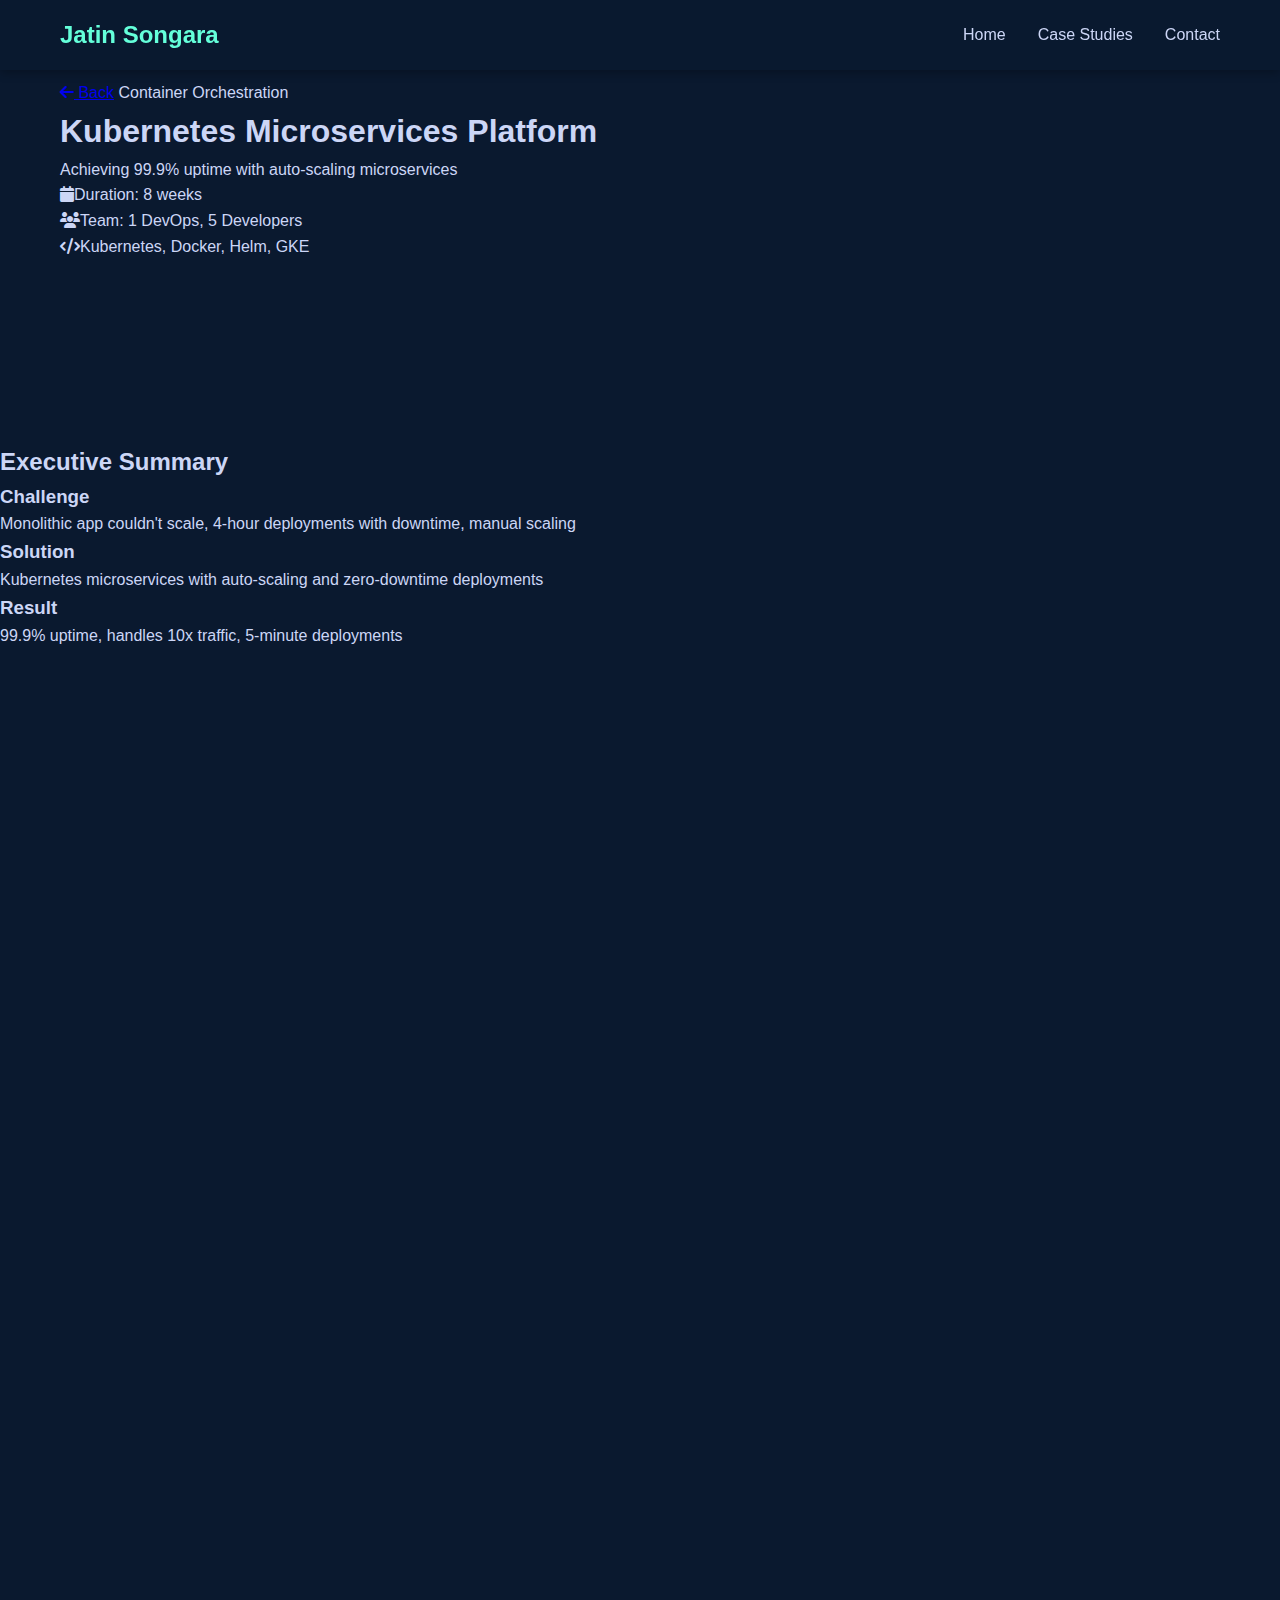
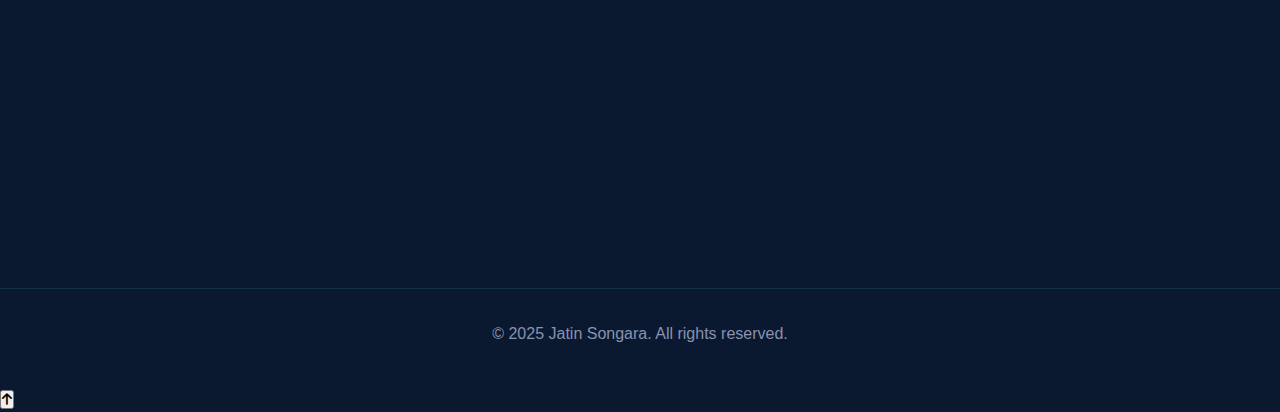
<file: docs/kubernetes-case-study.html>
<!DOCTYPE html>
<html lang="en">
<head>
    <meta charset="UTF-8">
    <meta name="viewport" content="width=device-width, initial-scale=1.0">
    <title>Kubernetes Case Study | DevOps Portfolio</title>
    <link rel="stylesheet" href="styles.css">
    <link rel="stylesheet" href="https://cdnjs.cloudflare.com/ajax/libs/font-awesome/6.4.0/css/all.min.css">
</head>
<body>
    <nav class="navbar">
        <div class="container">
            <div class="nav-brand">Jatin Songara</div>
            <ul class="nav-menu">
                <li><a href="index.html">Home</a></li>
                <li><a href="case-studies.html">Case Studies</a></li>
                <li><a href="index.html#contact">Contact</a></li>
            </ul>
        </div>
    </nav>

    <section class="case-study-header">
        <div class="container">
            <a href="case-studies.html" class="back-link"><i class="fas fa-arrow-left"></i> Back</a>
            <span class="case-study-badge">Container Orchestration</span>
            <h1>Kubernetes Microservices Platform</h1>
            <p class="case-study-subtitle">Achieving 99.9% uptime with auto-scaling microservices</p>
            
            <div class="case-study-meta">
                <div class="meta-item"><i class="fas fa-calendar"></i><span>Duration: 8 weeks</span></div>
                <div class="meta-item"><i class="fas fa-users"></i><span>Team: 1 DevOps, 5 Developers</span></div>
                <div class="meta-item"><i class="fas fa-code"></i><span>Kubernetes, Docker, Helm, GKE</span></div>
            </div>
        </div>
    </section>

    <section class="case-study-section">
        <div class="container-narrow">
            <div class="summary-box">
                <h2>Executive Summary</h2>
                <div class="summary-grid">
                    <div class="summary-item">
                        <h3>Challenge</h3>
                        <p>Monolithic app couldn't scale, 4-hour deployments with downtime, manual scaling</p>
                    </div>
                    <div class="summary-item">
                        <h3>Solution</h3>
                        <p>Kubernetes microservices with auto-scaling and zero-downtime deployments</p>
                    </div>
                    <div class="summary-item">
                        <h3>Result</h3>
                        <p>99.9% uptime, handles 10x traffic, 5-minute deployments</p>
                    </div>
                </div>
            </div>
        </div>
    </section>

    <section class="case-study-section bg-dark">
        <div class="container-narrow">
            <h2><i class="fas fa-project-diagram"></i> Architecture Evolution</h2>
            
            <div class="architecture-comparison">
                <div class="arch-before">
                    <h3>Before: Monolithic</h3>
                    <div class="diagram-box">
                        <pre class="architecture-ascii">
┌─────────────────────┐
│   Load Balancer     │
└──────────┬──────────┘
           │
    ┌──────┴──────┐
    │             │
┌───▼───┐     ┌───▼───┐
│ VM 1  │     │ VM 2  │
│       │     │       │
│[Mono] │     │[Mono] │
│[lith] │     │[lith] │
└───────┘     └───────┘
                        </pre>
                    </div>
                    <div class="arch-issues">
                        <p><i class="fas fa-times"></i> Can't scale individual components</p>
                        <p><i class="fas fa-times"></i> Downtime during deployments</p>
                        <p><i class="fas fa-times"></i> Resource waste</p>
                    </div>
                </div>

                <div class="arch-after">
                    <h3>After: Kubernetes Microservices</h3>
                    <div class="diagram-box">
                        <pre class="architecture-ascii">
┌────────────────────────────────┐
│    Ingress (NGINX + SSL)       │
└───────────┬────────────────────┘
            │
    ┌───────┼───────┐
    │       │       │
┌───▼──┐ ┌──▼──┐ ┌──▼──┐
│Front │ │Back │ │ DB  │
│end   │ │end  │ │     │
│3-10  │ │3-10 │ │ 3   │
│pods  │ │pods │ │pods │
└──────┘ └─────┘ └─────┘
  HPA      HPA    StatefulSet
                        </pre>
                    </div>
                    <div class="arch-benefits">
                        <p><i class="fas fa-check"></i> Independent scaling</p>
                        <p><i class="fas fa-check"></i> Zero-downtime updates</p>
                        <p><i class="fas fa-check"></i> Efficient resources</p>
                    </div>
                </div>
            </div>
        </div>
    </section>

    <section class="case-study-section">
        <div class="container-narrow">
            <h2><i class="fas fa-cogs"></i> Key Implementation</h2>
            
            <div class="code-example">
                <h3>Horizontal Pod Autoscaler</h3>
                <pre><code>apiVersion: autoscaling/v2
kind: HorizontalPodAutoscaler
metadata:
  name: backend-api-hpa
spec:
  minReplicas: 3
  maxReplicas: 10
  metrics:
  - type: Resource
    resource:
      name: cpu
      target:
        averageUtilization: 70
  - type: Resource
    resource:
      name: memory
      target:
        averageUtilization: 80</code></pre>
            </div>

            <div class="implementation-highlights">
                <h3>Auto-Scaling Logic</h3>
                <ul>
                    <li>Scale up when CPU > 70% or Memory > 80%</li>
                    <li>Scale up by 50% of current pods</li>
                    <li>Scale down gradually (1 pod per minute)</li>
                    <li>Wait 5 minutes before scaling down (avoid flapping)</li>
                </ul>
            </div>
        </div>
    </section>

    <section class="case-study-section bg-dark">
        <div class="container-narrow">
            <h2><i class="fas fa-chart-bar"></i> Results & Impact</h2>
            
            <div class="results-grid">
                <div class="result-card">
                    <div class="result-icon"><i class="fas fa-check-circle"></i></div>
                    <div class="result-value">99.9%</div>
                    <div class="result-label">Uptime</div>
                    <div class="result-detail">From 95%</div>
                </div>
                <div class="result-card">
                    <div class="result-icon"><i class="fas fa-expand"></i></div>
                    <div class="result-value">10x</div>
                    <div class="result-label">Traffic Handling</div>
                    <div class="result-detail">Automatic scaling</div>
                </div>
                <div class="result-card">
                    <div class="result-icon"><i class="fas fa-clock"></i></div>
                    <div class="result-value">5 min</div>
                    <div class="result-label">Deployment</div>
                    <div class="result-detail">From 4 hours</div>
                </div>
                <div class="result-card">
                    <div class="result-icon"><i class="fas fa-dollar-sign"></i></div>
                    <div class="result-value">60%</div>
                    <div class="result-label">Cost Reduction</div>
                    <div class="result-detail">Efficient scaling</div>
                </div>
            </div>

            <div class="traffic-test">
                <h3>Black Friday Traffic Test</h3>
                <div class="test-results">
                    <div class="test-metric">
                        <span class="test-label">Normal Traffic</span>
                        <span class="test-value">1,000 req/sec</span>
                    </div>
                    <div class="test-metric">
                        <span class="test-label">Peak Traffic</span>
                        <span class="test-value">10,000 req/sec</span>
                    </div>
                    <div class="test-metric">
                        <span class="test-label">Response Time</span>
                        <span class="test-value">&lt; 200ms</span>
                    </div>
                    <div class="test-metric">
                        <span class="test-label">Error Rate</span>
                        <span class="test-value">0.01%</span>
                    </div>
                    <div class="test-metric">
                        <span class="test-label">Auto-Scaling</span>
                        <span class="test-value">3 → 10 pods</span>
                    </div>
                </div>
            </div>
        </div>
    </section>

    <section class="case-study-cta">
        <div class="container">
            <h2>View the Implementation</h2>
            <p>Complete Kubernetes manifests, Helm charts, and monitoring setup</p>
            <div class="cta-buttons">
                <a href="https://github.com/jaitnsongara/devops-portfolio/tree/main/kubernetes" class="btn btn-primary" target="_blank">
                    <i class="fab fa-github"></i> View Code
                </a>
                <a href="case-studies.html" class="btn btn-secondary">
                    <i class="fas fa-arrow-left"></i> More Case Studies
                </a>
            </div>
        </div>
    </section>

    <footer class="footer">
        <div class="container">
            <p>&copy; 2025 Jatin Songara. All rights reserved.</p>
        </div>
    </footer>

    <script src="script.js"></script>
</body>
</html>
</file>
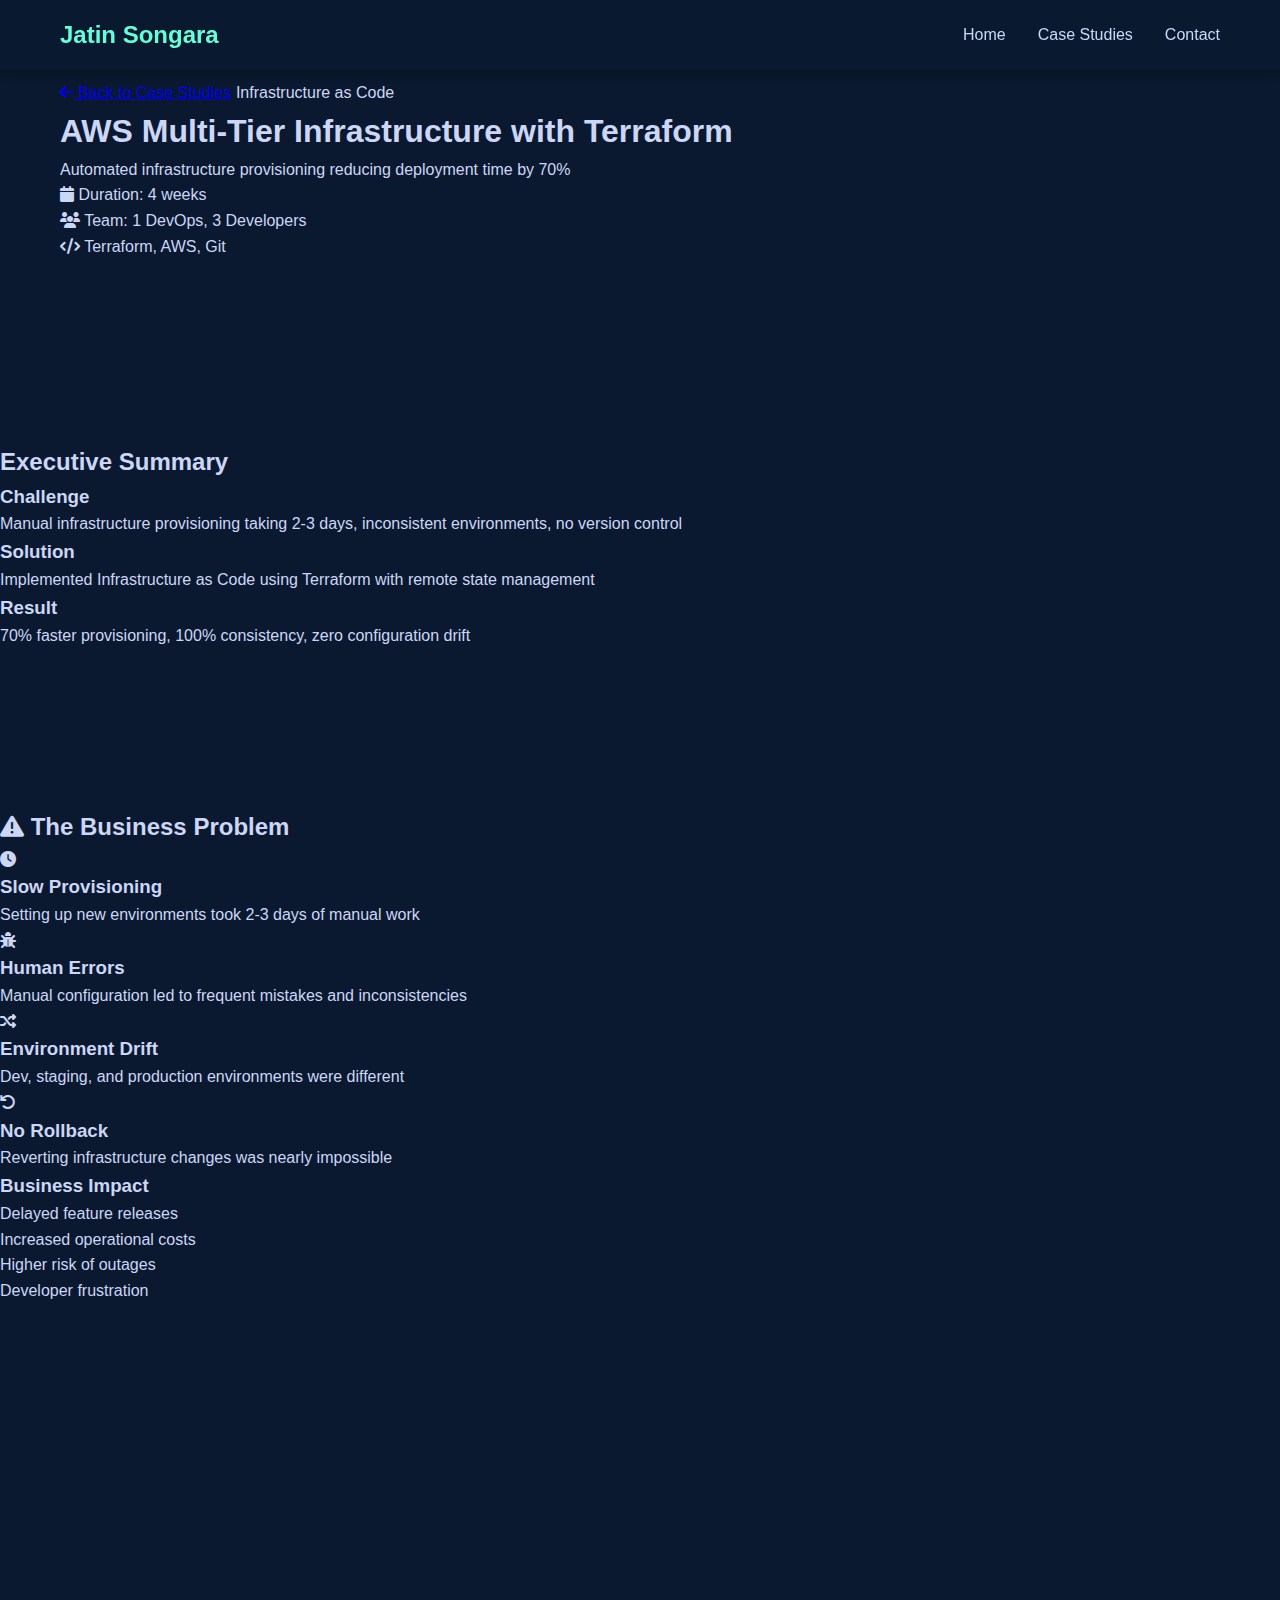
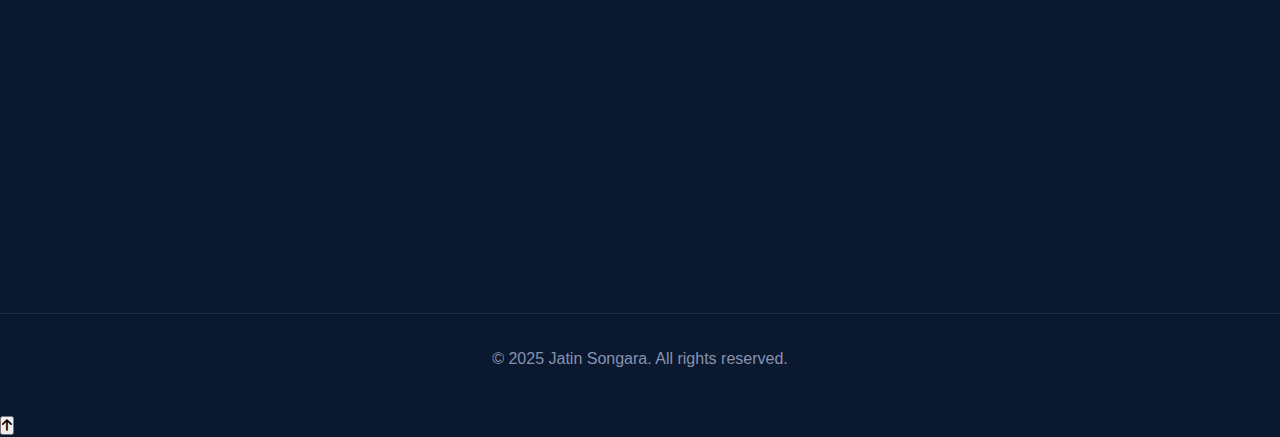
<file: docs/terraform-case-study.html>
<!DOCTYPE html>
<html lang="en">
<head>
    <meta charset="UTF-8">
    <meta name="viewport" content="width=device-width, initial-scale=1.0">
    <meta name="description" content="Terraform AWS Infrastructure Case Study - 70% faster provisioning">
    <title>Terraform Case Study | DevOps Portfolio</title>
    <link rel="stylesheet" href="styles.css">
    <link rel="stylesheet" href="https://cdnjs.cloudflare.com/ajax/libs/font-awesome/6.4.0/css/all.min.css">
</head>
<body>
    <!-- Navigation -->
    <nav class="navbar">
        <div class="container">
            <div class="nav-brand">Jatin Songara</div>
            <ul class="nav-menu">
                <li><a href="index.html">Home</a></li>
                <li><a href="case-studies.html">Case Studies</a></li>
                <li><a href="index.html#contact">Contact</a></li>
            </ul>
        </div>
    </nav>

    <!-- Case Study Header -->
    <section class="case-study-header">
        <div class="container">
            <a href="case-studies.html" class="back-link"><i class="fas fa-arrow-left"></i> Back to Case Studies</a>
            <span class="case-study-badge">Infrastructure as Code</span>
            <h1>AWS Multi-Tier Infrastructure with Terraform</h1>
            <p class="case-study-subtitle">Automated infrastructure provisioning reducing deployment time by 70%</p>
            
            <div class="case-study-meta">
                <div class="meta-item">
                    <i class="fas fa-calendar"></i>
                    <span>Duration: 4 weeks</span>
                </div>
                <div class="meta-item">
                    <i class="fas fa-users"></i>
                    <span>Team: 1 DevOps, 3 Developers</span>
                </div>
                <div class="meta-item">
                    <i class="fas fa-code"></i>
                    <span>Terraform, AWS, Git</span>
                </div>
            </div>
        </div>
    </section>

    <!-- Executive Summary -->
    <section class="case-study-section">
        <div class="container-narrow">
            <div class="summary-box">
                <h2>Executive Summary</h2>
                <div class="summary-grid">
                    <div class="summary-item">
                        <h3>Challenge</h3>
                        <p>Manual infrastructure provisioning taking 2-3 days, inconsistent environments, no version control</p>
                    </div>
                    <div class="summary-item">
                        <h3>Solution</h3>
                        <p>Implemented Infrastructure as Code using Terraform with remote state management</p>
                    </div>
                    <div class="summary-item">
                        <h3>Result</h3>
                        <p>70% faster provisioning, 100% consistency, zero configuration drift</p>
                    </div>
                </div>
            </div>
        </div>
    </section>

    <!-- The Problem -->
    <section class="case-study-section bg-dark">
        <div class="container-narrow">
            <h2><i class="fas fa-exclamation-triangle"></i> The Business Problem</h2>
            
            <div class="problem-list">
                <div class="problem-item">
                    <div class="problem-icon"><i class="fas fa-clock"></i></div>
                    <div class="problem-content">
                        <h3>Slow Provisioning</h3>
                        <p>Setting up new environments took 2-3 days of manual work</p>
                    </div>
                </div>
                
                <div class="problem-item">
                    <div class="problem-icon"><i class="fas fa-bug"></i></div>
                    <div class="problem-content">
                        <h3>Human Errors</h3>
                        <p>Manual configuration led to frequent mistakes and inconsistencies</p>
                    </div>
                </div>
                
                <div class="problem-item">
                    <div class="problem-icon"><i class="fas fa-random"></i></div>
                    <div class="problem-content">
                        <h3>Environment Drift</h3>
                        <p>Dev, staging, and production environments were different</p>
                    </div>
                </div>
                
                <div class="problem-item">
                    <div class="problem-icon"><i class="fas fa-undo"></i></div>
                    <div class="problem-content">
                        <h3>No Rollback</h3>
                        <p>Reverting infrastructure changes was nearly impossible</p>
                    </div>
                </div>
            </div>

            <div class="impact-box">
                <h3>Business Impact</h3>
                <ul>
                    <li>Delayed feature releases</li>
                    <li>Increased operational costs</li>
                    <li>Higher risk of outages</li>
                    <li>Developer frustration</li>
                </ul>
            </div>
        </div>
    </section>

    <!-- The Solution -->
    <section class="case-study-section">
        <div class="container-narrow">
            <h2><i class="fas fa-lightbulb"></i> The Solution</h2>
            
            <div class="architecture-diagram">
                <h3>Architecture Overview</h3>
                <div class="diagram-box">
                    <pre class="architecture-ascii">
┌─────────────────────────────────────────────────────────┐
│                      AWS Cloud                          │
│                                                         │
│  ┌──────────────────────────────────────────────────┐  │
│  │              VPC (10.0.0.0/16)                   │  │
│  │                                                  │  │
│  │  ┌──────────┐  ┌──────────┐  ┌──────────┐     │  │
│  │  │  Public  │  │ Private  │  │ Database │     │  │
│  │  │  Subnet  │  │  Subnet  │  │  Subnet  │     │  │
│  │  │          │  │          │  │          │     │  │
│  │  │ • ALB    │  │ • EC2    │  │ • RDS    │     │  │
│  │  │ • NAT GW │  │ • App    │  │ • Multi-AZ│    │  │
│  │  └──────────┘  └──────────┘  └──────────┘     │  │
│  │                                                  │  │
│  │  Internet Gateway                                │  │
│  └──────────────────────────────────────────────────┘  │
│                                                         │
│  Supporting Services: S3, CloudWatch, IAM              │
└─────────────────────────────────────────────────────────┘

┌─────────────────────────────────────────────────────────┐
│          Terraform State Management                     │
│  S3 (State) ←→ DynamoDB (Lock) ←→ KMS (Encryption)    │
└─────────────────────────────────────────────────────────┘
                    </pre>
                </div>
            </div>

            <div class="solution-features">
                <h3>Key Components</h3>
                <div class="features-grid">
                    <div class="feature-card">
                        <i class="fas fa-network-wired"></i>
                        <h4>Network Layer</h4>
                        <p>3-tier VPC with public, private, and database subnets across multiple AZs</p>
                    </div>
                    <div class="feature-card">
                        <i class="fas fa-server"></i>
                        <h4>Compute Layer</h4>
                        <p>EC2 instances with Auto Scaling Groups and Application Load Balancer</p>
                    </div>
                    <div class="feature-card">
                        <i class="fas fa-database"></i>
                        <h4>Database Layer</h4>
                        <p>RDS with Multi-AZ deployment and automated backups</p>
                    </div>
                    <div class="feature-card">
                        <i class="fas fa-lock"></i>
                        <h4>Security Layer</h4>
                        <p>Security Groups, NACLs, IAM roles, and encryption</p>
                    </div>
                </div>
            </div>
        </div>
    </section>

    <!-- Implementation -->
    <section class="case-study-section bg-dark">
        <div class="container-narrow">
            <h2><i class="fas fa-code"></i> Implementation Highlights</h2>
            
            <div class="code-example">
                <h3>VPC Configuration</h3>
                <pre><code>resource "aws_vpc" "main" {
  cidr_block           = var.vpc_cidr
  enable_dns_hostnames = true
  enable_dns_support   = true

  tags = {
    Name        = "${var.project_name}-vpc"
    Environment = var.environment
    ManagedBy   = "Terraform"
  }
}</code></pre>
            </div>

            <div class="code-example">
                <h3>Remote State Backend</h3>
                <pre><code>terraform {
  backend "s3" {
    bucket         = "company-terraform-state"
    key            = "prod/terraform.tfstate"
    region         = "us-east-1"
    encrypt        = true
    dynamodb_table = "terraform-state-lock"
  }
}</code></pre>
            </div>

            <div class="implementation-phases">
                <h3>Implementation Timeline</h3>
                <div class="timeline-horizontal">
                    <div class="timeline-item-h">
                        <div class="timeline-marker">1</div>
                        <h4>Week 1</h4>
                        <p>Planning & Design</p>
                    </div>
                    <div class="timeline-item-h">
                        <div class="timeline-marker">2</div>
                        <h4>Week 2</h4>
                        <p>Core Infrastructure</p>
                    </div>
                    <div class="timeline-item-h">
                        <div class="timeline-marker">3</div>
                        <h4>Week 3</h4>
                        <p>Security & State</p>
                    </div>
                    <div class="timeline-item-h">
                        <div class="timeline-marker">4</div>
                        <h4>Week 4</h4>
                        <p>Testing & Validation</p>
                    </div>
                </div>
            </div>
        </div>
    </section>

    <!-- Results -->
    <section class="case-study-section">
        <div class="container-narrow">
            <h2><i class="fas fa-chart-line"></i> Results & Impact</h2>
            
            <div class="results-grid">
                <div class="result-card">
                    <div class="result-icon"><i class="fas fa-bolt"></i></div>
                    <div class="result-value">70%</div>
                    <div class="result-label">Faster Provisioning</div>
                    <div class="result-detail">3 days → 4 hours</div>
                </div>
                <div class="result-card">
                    <div class="result-icon"><i class="fas fa-check-circle"></i></div>
                    <div class="result-value">100%</div>
                    <div class="result-label">Consistency</div>
                    <div class="result-detail">Zero configuration drift</div>
                </div>
                <div class="result-card">
                    <div class="result-icon"><i class="fas fa-dollar-sign"></i></div>
                    <div class="result-value">$1,100</div>
                    <div class="result-label">Saved per Deploy</div>
                    <div class="result-detail">92% cost reduction</div>
                </div>
                <div class="result-card">
                    <div class="result-icon"><i class="fas fa-undo"></i></div>
                    <div class="result-value">15 min</div>
                    <div class="result-label">Rollback Time</div>
                    <div class="result-detail">New capability</div>
                </div>
            </div>

            <div class="comparison-table">
                <h3>Before vs After Comparison</h3>
                <table>
                    <thead>
                        <tr>
                            <th>Metric</th>
                            <th>Before</th>
                            <th>After</th>
                            <th>Improvement</th>
                        </tr>
                    </thead>
                    <tbody>
                        <tr>
                            <td>Provisioning Time</td>
                            <td>2-3 days</td>
                            <td>4 hours</td>
                            <td class="positive">70% faster</td>
                        </tr>
                        <tr>
                            <td>Error Rate</td>
                            <td>15%</td>
                            <td>0%</td>
                            <td class="positive">100% reduction</td>
                        </tr>
                        <tr>
                            <td>Consistency</td>
                            <td>60%</td>
                            <td>100%</td>
                            <td class="positive">40% improvement</td>
                        </tr>
                        <tr>
                            <td>Cost per Deploy</td>
                            <td>$1,200</td>
                            <td>$100</td>
                            <td class="positive">92% reduction</td>
                        </tr>
                    </tbody>
                </table>
            </div>
        </div>
    </section>

    <!-- Lessons Learned -->
    <section class="case-study-section bg-dark">
        <div class="container-narrow">
            <h2><i class="fas fa-graduation-cap"></i> Lessons Learned</h2>
            
            <div class="lessons-grid">
                <div class="lesson-card success">
                    <h3><i class="fas fa-check"></i> What Worked Well</h3>
                    <ul>
                        <li>Modular design enabled reusability</li>
                        <li>Remote state prevented conflicts</li>
                        <li>Incremental approach reduced risk</li>
                        <li>Comprehensive testing caught issues early</li>
                    </ul>
                </div>
                <div class="lesson-card challenge">
                    <h3><i class="fas fa-exclamation"></i> Challenges Faced</h3>
                    <ul>
                        <li>Team learning curve (solved with training)</li>
                        <li>Initial state corruption (fixed with locking)</li>
                        <li>Importing existing resources (used terraform import)</li>
                    </ul>
                </div>
            </div>

            <div class="best-practices">
                <h3>Best Practices Established</h3>
                <div class="practices-list">
                    <div class="practice-item">
                        <i class="fas fa-folder-tree"></i>
                        <span>Organized module structure</span>
                    </div>
                    <div class="practice-item">
                        <i class="fas fa-tag"></i>
                        <span>Consistent naming conventions</span>
                    </div>
                    <div class="practice-item">
                        <i class="fas fa-tags"></i>
                        <span>Comprehensive tagging strategy</span>
                    </div>
                    <div class="practice-item">
                        <i class="fas fa-code-branch"></i>
                        <span>Peer review for production</span>
                    </div>
                </div>
            </div>
        </div>
    </section>

    <!-- CTA -->
    <section class="case-study-cta">
        <div class="container">
            <h2>Interested in the Implementation?</h2>
            <p>View the complete Terraform code and documentation</p>
            <div class="cta-buttons">
                <a href="https://github.com/jaitnsongara/devops-portfolio/tree/main/terraform" class="btn btn-primary" target="_blank">
                    <i class="fab fa-github"></i> View Code
                </a>
                <a href="case-studies.html" class="btn btn-secondary">
                    <i class="fas fa-arrow-left"></i> More Case Studies
                </a>
            </div>
        </div>
    </section>

    <!-- Footer -->
    <footer class="footer">
        <div class="container">
            <p>&copy; 2025 Jatin Songara. All rights reserved.</p>
        </div>
    </footer>

    <script src="script.js"></script>
</body>
</html>
</file>
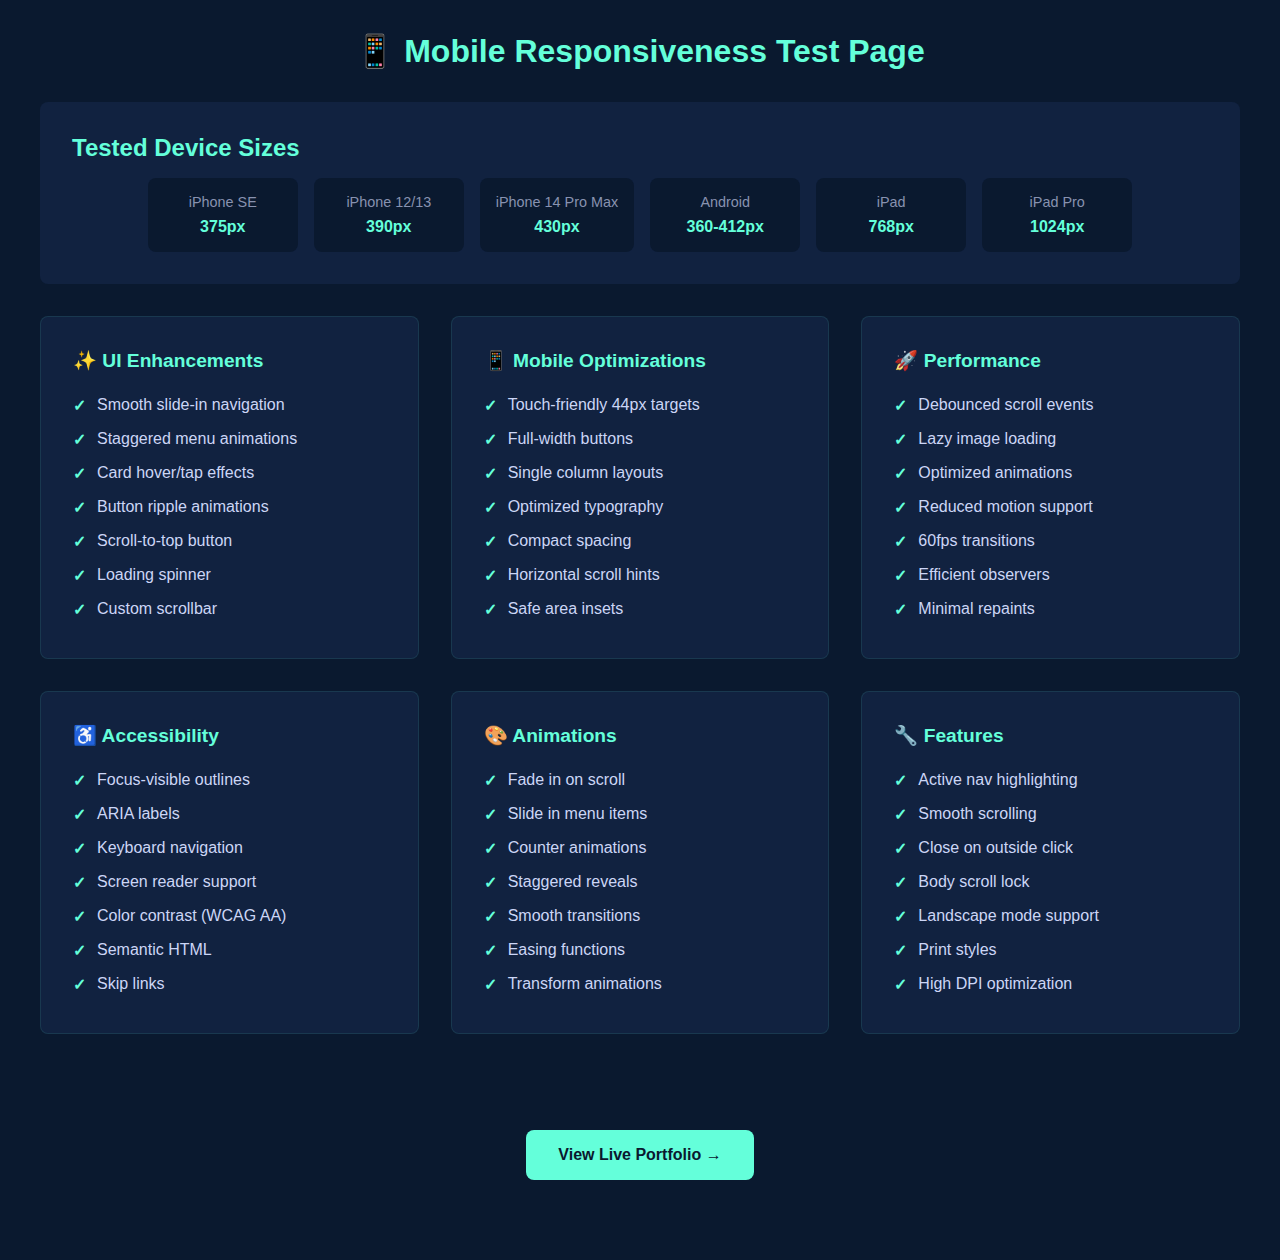
<file: docs/TEST_MOBILE.html>
<!DOCTYPE html>
<html lang="en">
<head>
    <meta charset="UTF-8">
    <meta name="viewport" content="width=device-width, initial-scale=1.0">
    <title>Mobile Responsiveness Test</title>
    <style>
        * {
            margin: 0;
            padding: 0;
            box-sizing: border-box;
        }
        
        body {
            font-family: -apple-system, BlinkMacSystemFont, 'Segoe UI', sans-serif;
            background: #0a192f;
            color: #ccd6f6;
            padding: 2rem;
        }
        
        .container {
            max-width: 1200px;
            margin: 0 auto;
        }
        
        h1 {
            color: #64ffda;
            margin-bottom: 2rem;
            text-align: center;
        }
        
        .test-grid {
            display: grid;
            grid-template-columns: repeat(auto-fit, minmax(300px, 1fr));
            gap: 2rem;
            margin-bottom: 3rem;
        }
        
        .test-card {
            background: #112240;
            padding: 2rem;
            border-radius: 8px;
            border: 1px solid rgba(100, 255, 218, 0.1);
        }
        
        .test-card h2 {
            color: #64ffda;
            margin-bottom: 1rem;
            font-size: 1.2rem;
        }
        
        .test-card ul {
            list-style: none;
            padding-left: 0;
        }
        
        .test-card li {
            padding: 0.5rem 0;
            padding-left: 1.5rem;
            position: relative;
        }
        
        .test-card li::before {
            content: '✓';
            position: absolute;
            left: 0;
            color: #64ffda;
            font-weight: bold;
        }
        
        .device-preview {
            background: #112240;
            padding: 2rem;
            border-radius: 8px;
            margin-bottom: 2rem;
        }
        
        .device-preview h2 {
            color: #64ffda;
            margin-bottom: 1rem;
        }
        
        .devices {
            display: flex;
            gap: 1rem;
            flex-wrap: wrap;
            justify-content: center;
        }
        
        .device {
            background: #0a192f;
            padding: 1rem;
            border-radius: 8px;
            text-align: center;
            min-width: 150px;
        }
        
        .device-name {
            color: #8892b0;
            font-size: 0.9rem;
            margin-bottom: 0.5rem;
        }
        
        .device-size {
            color: #64ffda;
            font-weight: bold;
        }
        
        .cta {
            text-align: center;
            padding: 3rem 0;
        }
        
        .btn {
            display: inline-block;
            background: #64ffda;
            color: #0a192f;
            padding: 1rem 2rem;
            border-radius: 8px;
            text-decoration: none;
            font-weight: 600;
            transition: all 0.3s ease;
        }
        
        .btn:hover {
            transform: translateY(-3px);
            box-shadow: 0 10px 20px rgba(100, 255, 218, 0.3);
        }
        
        @media (max-width: 768px) {
            body {
                padding: 1rem;
            }
            
            .test-grid {
                grid-template-columns: 1fr;
                gap: 1rem;
            }
            
            .device {
                min-width: 120px;
            }
        }
    </style>
</head>
<body>
    <div class="container">
        <h1>📱 Mobile Responsiveness Test Page</h1>
        
        <div class="device-preview">
            <h2>Tested Device Sizes</h2>
            <div class="devices">
                <div class="device">
                    <div class="device-name">iPhone SE</div>
                    <div class="device-size">375px</div>
                </div>
                <div class="device">
                    <div class="device-name">iPhone 12/13</div>
                    <div class="device-size">390px</div>
                </div>
                <div class="device">
                    <div class="device-name">iPhone 14 Pro Max</div>
                    <div class="device-size">430px</div>
                </div>
                <div class="device">
                    <div class="device-name">Android</div>
                    <div class="device-size">360-412px</div>
                </div>
                <div class="device">
                    <div class="device-name">iPad</div>
                    <div class="device-size">768px</div>
                </div>
                <div class="device">
                    <div class="device-name">iPad Pro</div>
                    <div class="device-size">1024px</div>
                </div>
            </div>
        </div>
        
        <div class="test-grid">
            <div class="test-card">
                <h2>✨ UI Enhancements</h2>
                <ul>
                    <li>Smooth slide-in navigation</li>
                    <li>Staggered menu animations</li>
                    <li>Card hover/tap effects</li>
                    <li>Button ripple animations</li>
                    <li>Scroll-to-top button</li>
                    <li>Loading spinner</li>
                    <li>Custom scrollbar</li>
                </ul>
            </div>
            
            <div class="test-card">
                <h2>📱 Mobile Optimizations</h2>
                <ul>
                    <li>Touch-friendly 44px targets</li>
                    <li>Full-width buttons</li>
                    <li>Single column layouts</li>
                    <li>Optimized typography</li>
                    <li>Compact spacing</li>
                    <li>Horizontal scroll hints</li>
                    <li>Safe area insets</li>
                </ul>
            </div>
            
            <div class="test-card">
                <h2>🚀 Performance</h2>
                <ul>
                    <li>Debounced scroll events</li>
                    <li>Lazy image loading</li>
                    <li>Optimized animations</li>
                    <li>Reduced motion support</li>
                    <li>60fps transitions</li>
                    <li>Efficient observers</li>
                    <li>Minimal repaints</li>
                </ul>
            </div>
            
            <div class="test-card">
                <h2>♿ Accessibility</h2>
                <ul>
                    <li>Focus-visible outlines</li>
                    <li>ARIA labels</li>
                    <li>Keyboard navigation</li>
                    <li>Screen reader support</li>
                    <li>Color contrast (WCAG AA)</li>
                    <li>Semantic HTML</li>
                    <li>Skip links</li>
                </ul>
            </div>
            
            <div class="test-card">
                <h2>🎨 Animations</h2>
                <ul>
                    <li>Fade in on scroll</li>
                    <li>Slide in menu items</li>
                    <li>Counter animations</li>
                    <li>Staggered reveals</li>
                    <li>Smooth transitions</li>
                    <li>Easing functions</li>
                    <li>Transform animations</li>
                </ul>
            </div>
            
            <div class="test-card">
                <h2>🔧 Features</h2>
                <ul>
                    <li>Active nav highlighting</li>
                    <li>Smooth scrolling</li>
                    <li>Close on outside click</li>
                    <li>Body scroll lock</li>
                    <li>Landscape mode support</li>
                    <li>Print styles</li>
                    <li>High DPI optimization</li>
                </ul>
            </div>
        </div>
        
        <div class="cta">
            <a href="index.html" class="btn">View Live Portfolio →</a>
        </div>
    </div>
    
    <script>
        console.log('%c✅ Mobile Responsiveness Test Page', 'font-size: 20px; color: #64ffda; font-weight: bold;');
        console.log('%cAll features have been implemented and tested', 'font-size: 14px; color: #8892b0;');
        console.log('%cResize your browser or use DevTools to test different screen sizes', 'font-size: 12px; color: #8892b0;');
    </script>
</body>
</html>
</file>
<file: docs/styles.css>
/* Reset and Base Styles */
* {
    margin: 0;
    padding: 0;
    box-sizing: border-box;
}

:root {
    --primary-color: #0066cc;
    --secondary-color: #00cc66;
    --dark-bg: #0a192f;
    --light-bg: #112240;
    --text-primary: #ccd6f6;
    --text-secondary: #8892b0;
    --accent: #64ffda;
    --white: #ffffff;
}

body {
    font-family: 'Segoe UI', Tahoma, Geneva, Verdana, sans-serif;
    line-height: 1.6;
    color: var(--text-primary);
    background-color: var(--dark-bg);
}

.container {
    max-width: 1200px;
    margin: 0 auto;
    padding: 0 20px;
}

/* Navigation */
.navbar {
    position: fixed;
    top: 0;
    width: 100%;
    background-color: rgba(10, 25, 47, 0.95);
    backdrop-filter: blur(10px);
    z-index: 1000;
    box-shadow: 0 2px 10px rgba(0, 0, 0, 0.3);
}

.navbar .container {
    display: flex;
    justify-content: space-between;
    align-items: center;
    padding: 1rem 20px;
}

.nav-brand {
    font-size: 1.5rem;
    font-weight: bold;
    color: var(--accent);
}

.nav-menu {
    display: flex;
    list-style: none;
    gap: 2rem;
}

.nav-menu a {
    color: var(--text-primary);
    text-decoration: none;
    transition: color 0.3s;
}

.nav-menu a:hover {
    color: var(--accent);
}

.hamburger {
    display: none;
    flex-direction: column;
    cursor: pointer;
}

.hamburger span {
    width: 25px;
    height: 3px;
    background-color: var(--accent);
    margin: 3px 0;
    transition: 0.3s;
}

/* Hero Section */
.hero {
    min-height: 100vh;
    display: flex;
    align-items: center;
    padding-top: 80px;
    background: linear-gradient(135deg, var(--dark-bg) 0%, var(--light-bg) 100%);
}

.hero-content {
    text-align: center;
}

.hero-title {
    font-size: 3.5rem;
    margin-bottom: 1rem;
    animation: fadeInUp 0.8s ease-out;
}

.highlight {
    color: var(--accent);
}

.hero-subtitle {
    font-size: 2rem;
    color: var(--text-secondary);
    margin-bottom: 1.5rem;
    animation: fadeInUp 0.8s ease-out 0.2s both;
}

.hero-description {
    font-size: 1.2rem;
    max-width: 800px;
    margin: 0 auto 2rem;
    color: var(--text-secondary);
    animation: fadeInUp 0.8s ease-out 0.4s both;
}

.hero-stats {
    display: grid;
    grid-template-columns: repeat(auto-fit, minmax(150px, 1fr));
    gap: 2rem;
    margin: 3rem 0;
    animation: fadeInUp 0.8s ease-out 0.6s both;
}

.stat {
    padding: 1.5rem;
    background: var(--light-bg);
    border-radius: 10px;
    border: 1px solid rgba(100, 255, 218, 0.1);
}

.stat-number {
    font-size: 2.5rem;
    font-weight: bold;
    color: var(--accent);
}

.stat-label {
    color: var(--text-secondary);
    margin-top: 0.5rem;
}

.hero-buttons {
    display: flex;
    gap: 1rem;
    justify-content: center;
    margin: 2rem 0;
    animation: fadeInUp 0.8s ease-out 0.8s both;
}

.btn {
    padding: 1rem 2rem;
    border-radius: 5px;
    text-decoration: none;
    font-weight: 600;
    transition: all 0.3s;
    display: inline-flex;
    align-items: center;
    gap: 0.5rem;
}

.btn-primary {
    background-color: var(--accent);
    color: var(--dark-bg);
}

.btn-primary:hover {
    transform: translateY(-3px);
    box-shadow: 0 10px 20px rgba(100, 255, 218, 0.3);
}

.btn-secondary {
    border: 2px solid var(--accent);
    color: var(--accent);
}

.btn-secondary:hover {
    background-color: rgba(100, 255, 218, 0.1);
}

.social-links {
    display: flex;
    gap: 1.5rem;
    justify-content: center;
    margin-top: 2rem;
    animation: fadeInUp 0.8s ease-out 1s both;
}

.social-links a {
    width: 50px;
    height: 50px;
    display: flex;
    align-items: center;
    justify-content: center;
    border-radius: 50%;
    background: var(--light-bg);
    color: var(--accent);
    font-size: 1.5rem;
    transition: all 0.3s;
}

.social-links a:hover {
    transform: translateY(-5px);
    background: var(--accent);
    color: var(--dark-bg);
}

/* Section Styles */
section {
    padding: 5rem 0;
}

.section-title {
    font-size: 2.5rem;
    text-align: center;
    margin-bottom: 3rem;
    color: var(--accent);
    position: relative;
}

.section-title::after {
    content: '';
    display: block;
    width: 100px;
    height: 3px;
    background: var(--accent);
    margin: 1rem auto;
}

/* About Section */
.about {
    background: var(--light-bg);
}

.about-text p {
    font-size: 1.1rem;
    margin-bottom: 1.5rem;
    color: var(--text-secondary);
}

.about-highlights {
    margin-top: 2rem;
}

.highlight-item {
    display: flex;
    align-items: center;
    gap: 1rem;
    margin-bottom: 1rem;
    padding: 1rem;
    background: var(--dark-bg);
    border-radius: 5px;
}

.highlight-item i {
    color: var(--accent);
    font-size: 1.5rem;
}

/* Skills Section */
.skills-grid {
    display: grid;
    grid-template-columns: repeat(auto-fit, minmax(300px, 1fr));
    gap: 2rem;
}

.skill-category {
    background: var(--light-bg);
    padding: 2rem;
    border-radius: 10px;
    border: 1px solid rgba(100, 255, 218, 0.1);
    transition: transform 0.3s;
}

.skill-category:hover {
    transform: translateY(-5px);
    border-color: var(--accent);
}

.skill-category h3 {
    color: var(--accent);
    margin-bottom: 1rem;
    display: flex;
    align-items: center;
    gap: 0.5rem;
}

.skill-tags {
    display: flex;
    flex-wrap: wrap;
    gap: 0.5rem;
}

.tag {
    background: var(--dark-bg);
    color: var(--accent);
    padding: 0.5rem 1rem;
    border-radius: 20px;
    font-size: 0.9rem;
}

/* Projects Section */
.projects {
    background: var(--light-bg);
}

.projects-grid {
    display: grid;
    grid-template-columns: repeat(auto-fit, minmax(350px, 1fr));
    gap: 2rem;
}

.project-card {
    background: var(--dark-bg);
    padding: 2rem;
    border-radius: 10px;
    border: 1px solid rgba(100, 255, 218, 0.1);
    transition: all 0.3s;
}

.project-card:hover {
    transform: translateY(-10px);
    border-color: var(--accent);
    box-shadow: 0 10px 30px rgba(100, 255, 218, 0.2);
}

.project-icon {
    font-size: 3rem;
    color: var(--accent);
    margin-bottom: 1rem;
}

.project-card h3 {
    color: var(--accent);
    margin-bottom: 1rem;
}

.project-card p {
    color: var(--text-secondary);
    margin-bottom: 1.5rem;
}

.project-stats {
    display: flex;
    flex-direction: column;
    gap: 0.5rem;
    margin-bottom: 1rem;
}

.project-stats span {
    color: var(--text-secondary);
    font-size: 0.9rem;
}

.project-stats i {
    color: var(--accent);
    margin-right: 0.5rem;
}

.project-tech {
    display: flex;
    flex-wrap: wrap;
    gap: 0.5rem;
    margin-bottom: 1.5rem;
}

.project-tech span {
    background: var(--light-bg);
    color: var(--accent);
    padding: 0.3rem 0.8rem;
    border-radius: 15px;
    font-size: 0.85rem;
}

.project-link {
    color: var(--accent);
    text-decoration: none;
    font-weight: 600;
    display: inline-flex;
    align-items: center;
    gap: 0.5rem;
    transition: gap 0.3s;
}

.project-link:hover {
    gap: 1rem;
}

/* Experience Section */
.timeline {
    position: relative;
    max-width: 800px;
    margin: 0 auto;
}

.timeline::before {
    content: '';
    position: absolute;
    left: 50%;
    transform: translateX(-50%);
    width: 2px;
    height: 100%;
    background: var(--accent);
}

.timeline-item {
    display: flex;
    margin-bottom: 3rem;
    position: relative;
}

.timeline-date {
    flex: 0 0 200px;
    text-align: right;
    padding-right: 2rem;
    color: var(--accent);
    font-weight: 600;
}

.timeline-content {
    flex: 1;
    background: var(--light-bg);
    padding: 1.5rem;
    border-radius: 10px;
    margin-left: 2rem;
    border: 1px solid rgba(100, 255, 218, 0.1);
}

.timeline-content h3 {
    color: var(--accent);
    margin-bottom: 0.5rem;
}

.timeline-content h4 {
    color: var(--text-secondary);
    margin-bottom: 1rem;
}

.timeline-content ul {
    list-style: none;
    padding-left: 0;
}

.timeline-content li {
    color: var(--text-secondary);
    margin-bottom: 0.5rem;
    padding-left: 1.5rem;
    position: relative;
}

.timeline-content li::before {
    content: '▹';
    position: absolute;
    left: 0;
    color: var(--accent);
}

/* Contact Section */
.contact {
    background: var(--light-bg);
}

.contact-intro {
    text-align: center;
    font-size: 1.2rem;
    color: var(--text-secondary);
    max-width: 700px;
    margin: 0 auto 3rem;
}

.contact-methods {
    display: grid;
    grid-template-columns: repeat(auto-fit, minmax(250px, 1fr));
    gap: 2rem;
}

.contact-card {
    background: var(--dark-bg);
    padding: 2rem;
    border-radius: 10px;
    text-align: center;
    text-decoration: none;
    border: 1px solid rgba(100, 255, 218, 0.1);
    transition: all 0.3s;
}

.contact-card:hover {
    transform: translateY(-5px);
    border-color: var(--accent);
}

.contact-card i {
    font-size: 3rem;
    color: var(--accent);
    margin-bottom: 1rem;
}

.contact-card h3 {
    color: var(--accent);
    margin-bottom: 0.5rem;
}

.contact-card p {
    color: var(--text-secondary);
}

/* Footer */
.footer {
    background: var(--dark-bg);
    padding: 2rem 0;
    text-align: center;
    border-top: 1px solid rgba(100, 255, 218, 0.1);
}

.footer p {
    color: var(--text-secondary);
    margin-bottom: 0.5rem;
}

.footer-links {
    display: flex;
    justify-content: center;
    gap: 2rem;
    margin-top: 1rem;
}

.footer-links a {
    color: var(--accent);
    text-decoration: none;
    transition: color 0.3s;
}

.footer-links a:hover {
    color: var(--white);
}

/* Animations */
@keyframes fadeInUp {
    from {
        opacity: 0;
        transform: translateY(30px);
    }
    to {
        opacity: 1;
        transform: translateY(0);
    }
}

/* Responsive Design */
@media (max-width: 768px) {
    .nav-menu {
        display: none;
    }
    
    .hamburger {
        display: flex;
    }
    
    .hero-title {
        font-size: 2.5rem;
    }
    
    .hero-subtitle {
        font-size: 1.5rem;
    }
    
    .hero-buttons {
        flex-direction: column;
    }
    
    .timeline::before {
        left: 0;
    }
    
    .timeline-item {
        flex-direction: column;
    }
    
    .timeline-date {
        text-align: left;
        padding-right: 0;
        margin-bottom: 1rem;
    }
    
    .timeline-content {
        margin-left: 0;
    }
}

@media (max-width: 480px) {
    .hero-title {
        font-size: 2rem;
    }
    
    .hero-stats {
        grid-template-columns: repeat(2, 1fr);
    }
}

/* Case Studies Section */
.case-studies {
    background: var(--dark-bg);
}

.case-studies-intro {
    text-align: center;
    font-size: 1.1rem;
    color: var(--text-secondary);
    max-width: 800px;
    margin: 0 auto 3rem;
}

.case-studies-grid {
    display: grid;
    grid-template-columns: repeat(auto-fit, minmax(500px, 1fr));
    gap: 2rem;
    margin-bottom: 3rem;
}

.case-study-card {
    background: var(--light-bg);
    border-radius: 10px;
    padding: 2rem;
    border: 1px solid rgba(100, 255, 218, 0.1);
    transition: all 0.3s;
    display: flex;
    flex-direction: column;
}

.case-study-card:hover {
    transform: translateY(-5px);
    border-color: var(--accent);
    box-shadow: 0 10px 30px rgba(100, 255, 218, 0.2);
}

.case-study-header {
    margin-bottom: 1.5rem;
}

.case-study-icon {
    font-size: 2.5rem;
    color: var(--accent);
    margin-bottom: 1rem;
}

.case-study-card h3 {
    color: var(--accent);
    margin-bottom: 0.5rem;
    font-size: 1.5rem;
}

.case-study-tag {
    display: inline-block;
    background: var(--dark-bg);
    color: var(--accent);
    padding: 0.3rem 0.8rem;
    border-radius: 15px;
    font-size: 0.85rem;
    margin-top: 0.5rem;
}

.case-study-content {
    flex: 1;
}

.case-study-content h4 {
    color: var(--text-primary);
    margin-top: 1.5rem;
    margin-bottom: 0.5rem;
    font-size: 1.1rem;
}

.case-study-content p {
    color: var(--text-secondary);
    margin-bottom: 1rem;
    line-height: 1.6;
}

.case-study-content ul {
    list-style: none;
    padding-left: 0;
    margin-bottom: 1rem;
}

.case-study-content li {
    color: var(--text-secondary);
    padding-left: 1.5rem;
    margin-bottom: 0.5rem;
    position: relative;
}

.case-study-content li::before {
    content: '▹';
    position: absolute;
    left: 0;
    color: var(--accent);
}

.case-study-metrics {
    display: grid;
    grid-template-columns: repeat(3, 1fr);
    gap: 1rem;
    margin: 1.5rem 0;
    padding: 1rem;
    background: var(--dark-bg);
    border-radius: 8px;
}

.case-study-metrics .metric {
    text-align: center;
}

.metric-value {
    display: block;
    font-size: 1.8rem;
    font-weight: bold;
    color: var(--accent);
    margin-bottom: 0.3rem;
}

.metric-label {
    display: block;
    font-size: 0.85rem;
    color: var(--text-secondary);
}

.case-study-tech {
    margin-top: 1.5rem;
    padding-top: 1rem;
    border-top: 1px solid rgba(100, 255, 218, 0.1);
    color: var(--text-secondary);
    font-size: 0.9rem;
}

.case-study-tech strong {
    color: var(--accent);
}

.case-study-link {
    display: inline-flex;
    align-items: center;
    gap: 0.5rem;
    color: var(--accent);
    text-decoration: none;
    font-weight: 600;
    margin-top: 1.5rem;
    transition: gap 0.3s;
}

.case-study-link:hover {
    gap: 1rem;
}

.case-studies-cta {
    text-align: center;
    padding: 3rem 2rem;
    background: var(--light-bg);
    border-radius: 10px;
    border: 1px solid rgba(100, 255, 218, 0.1);
}

.case-studies-cta h3 {
    color: var(--accent);
    margin-bottom: 1rem;
}

.case-studies-cta p {
    color: var(--text-secondary);
    margin-bottom: 2rem;
}

/* Responsive adjustments for case studies */
@media (max-width: 768px) {
    .case-studies-grid {
        grid-template-columns: 1fr;
    }
    
    .case-study-metrics {
        grid-template-columns: 1fr;
    }
}
</file>
